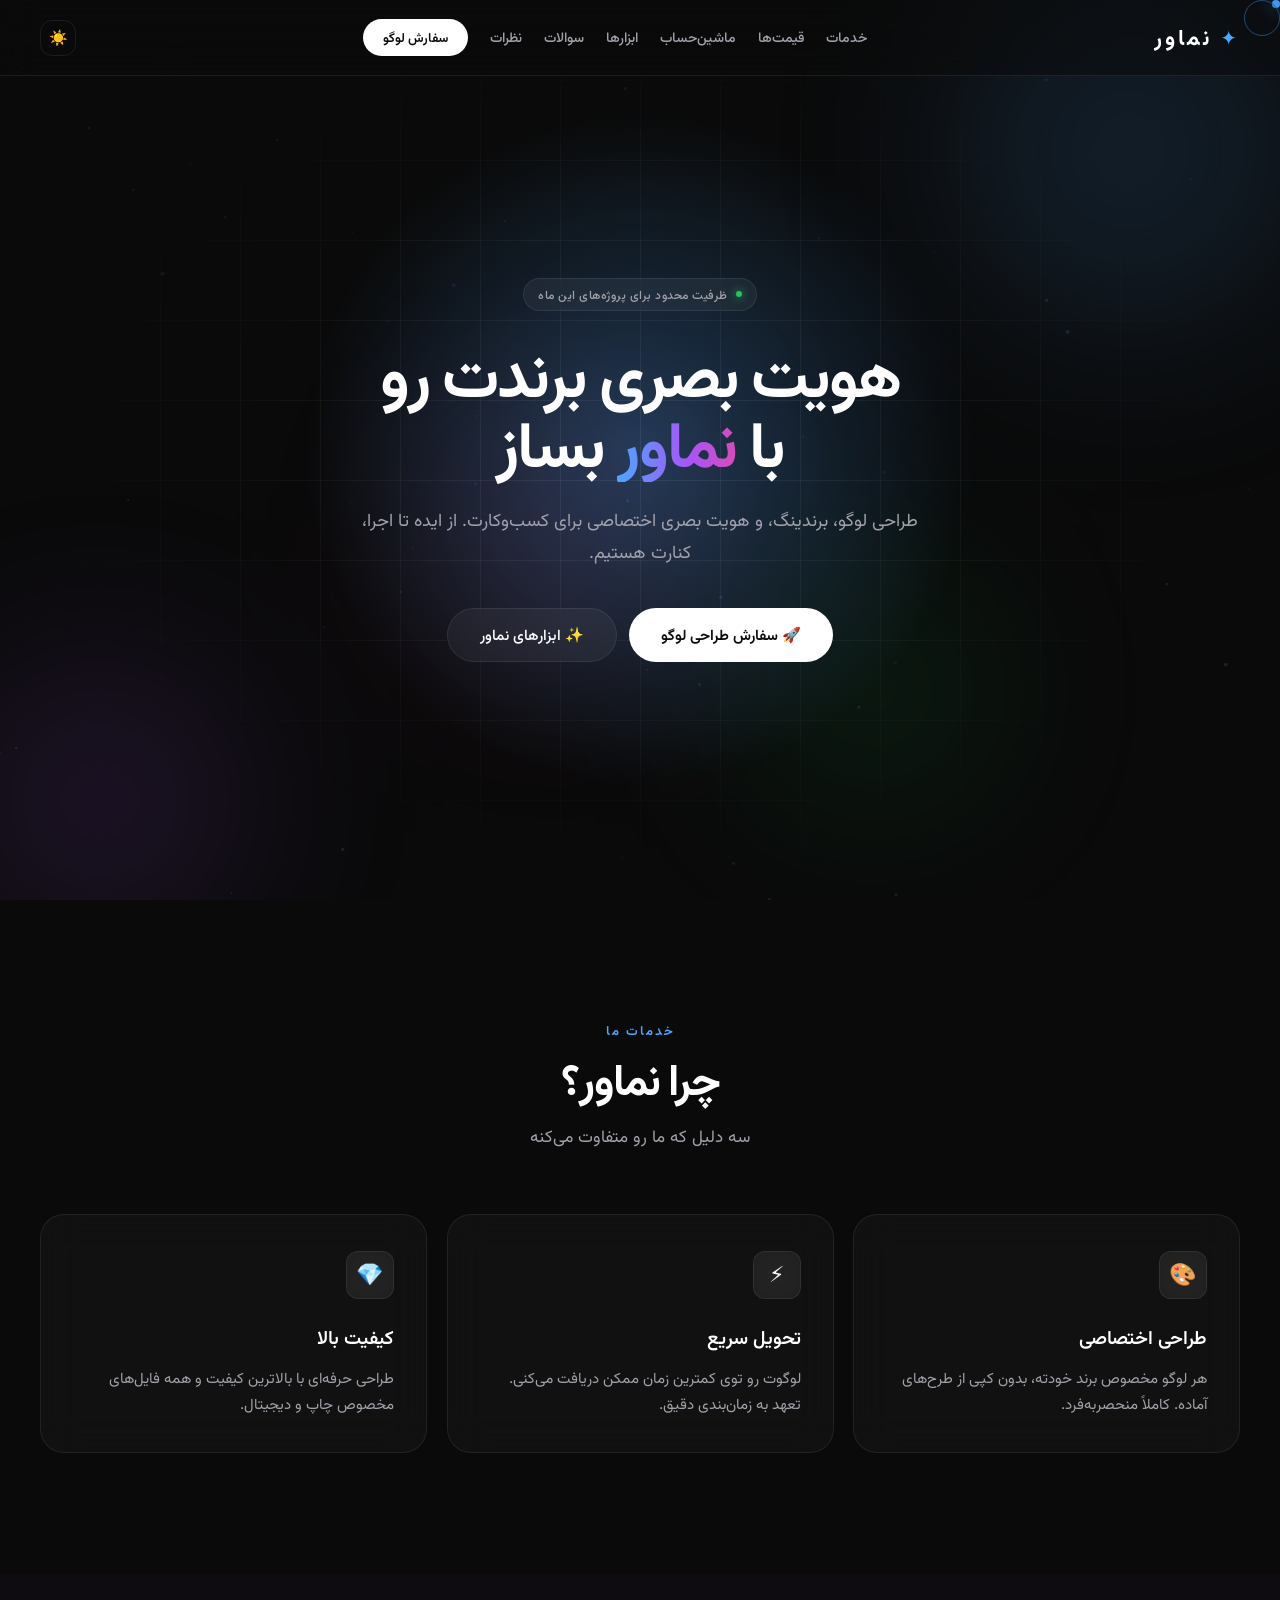
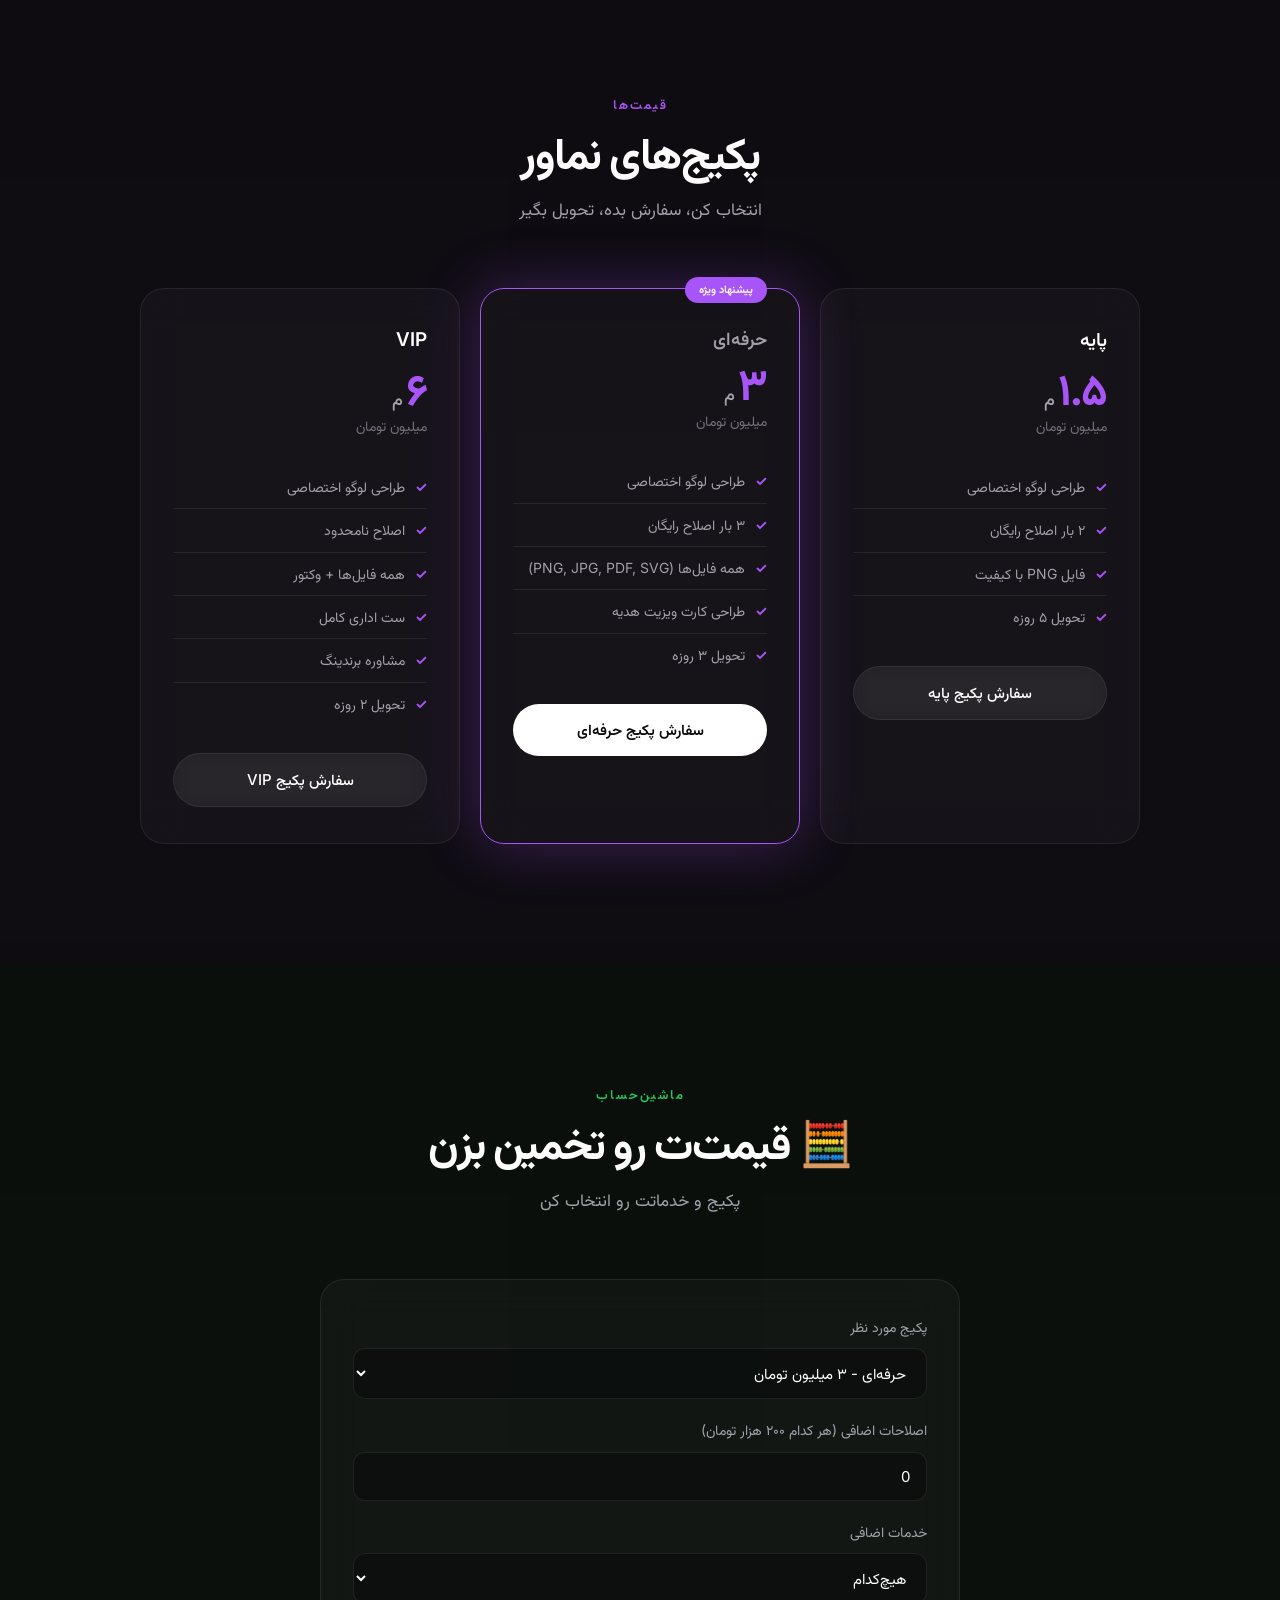
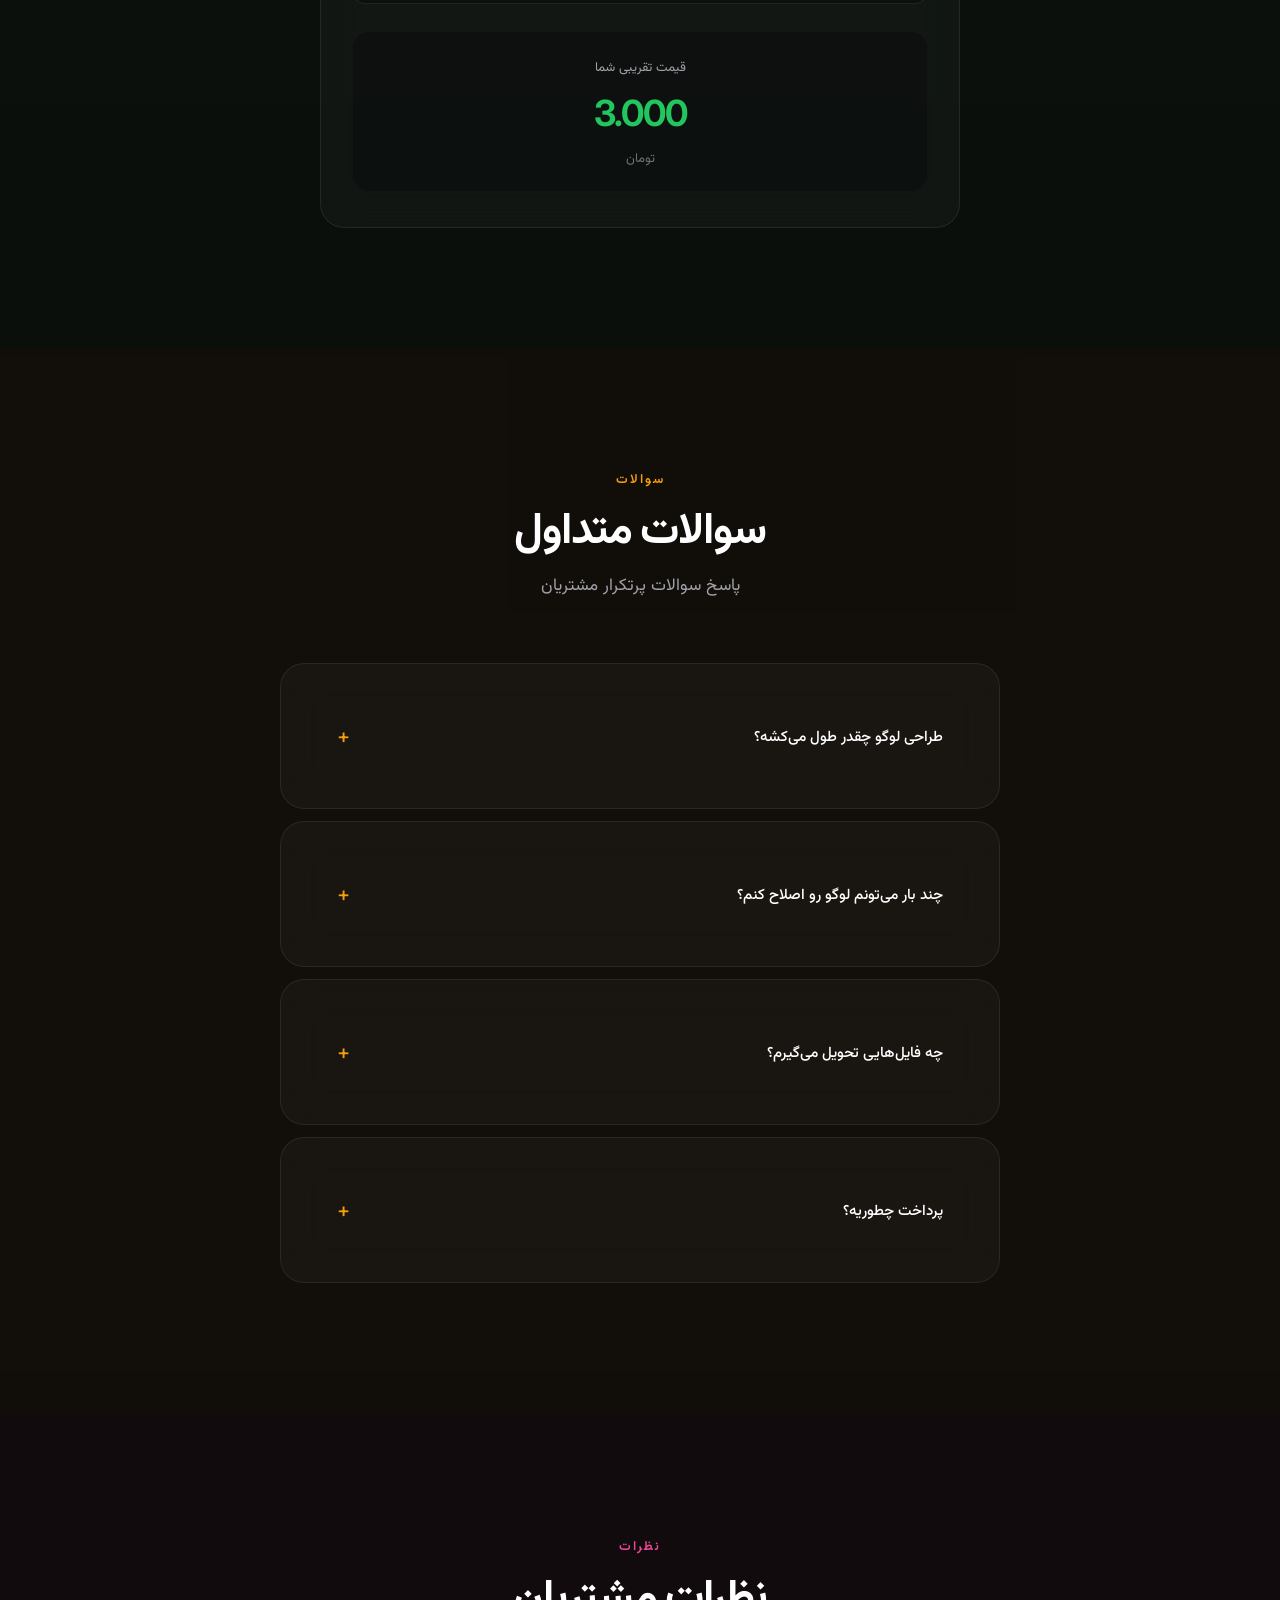
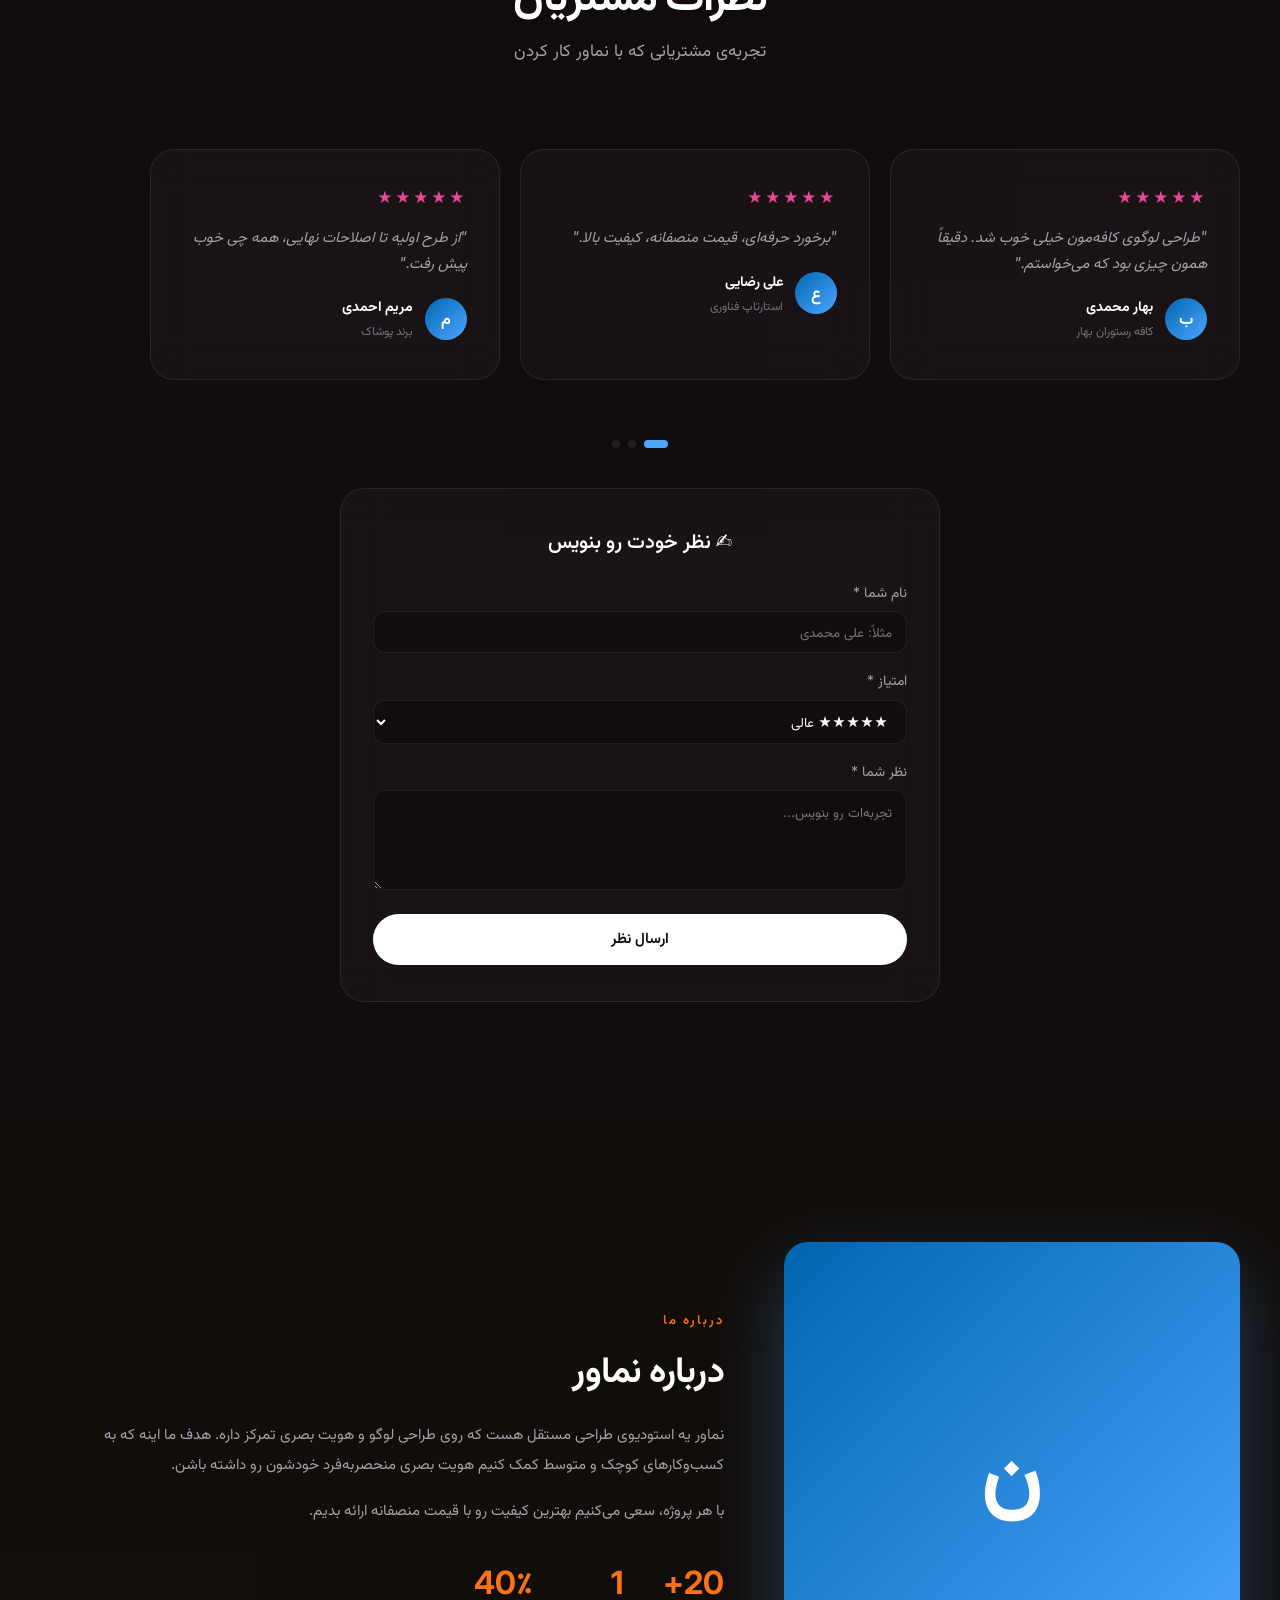
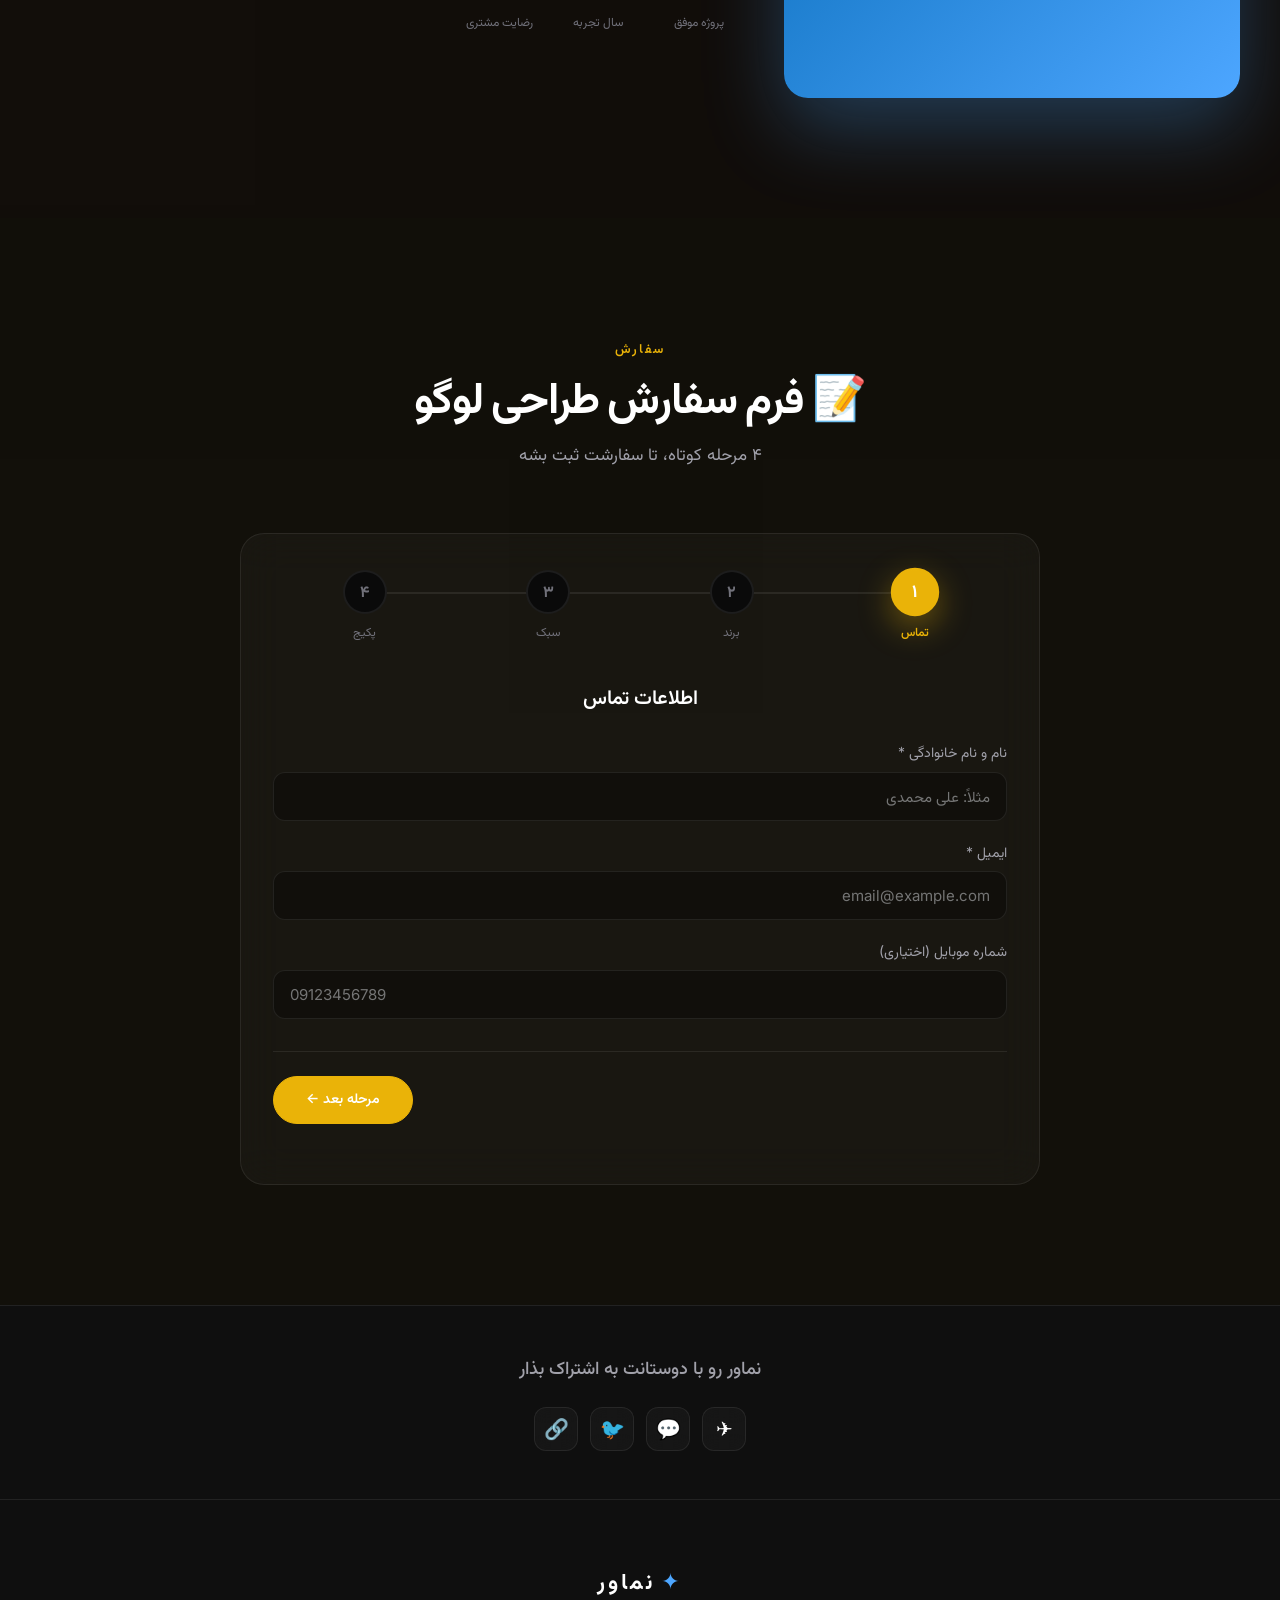
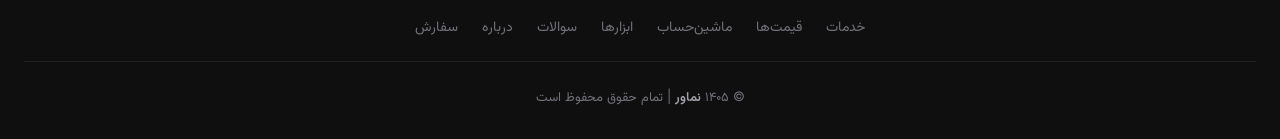
<file: index.html>
<!DOCTYPE html>
<html lang="fa" dir="rtl" data-theme="dark">
<head>
<meta charset="UTF-8">
<meta name="viewport" content="width=device-width, initial-scale=1.0">
<title>نماور | طراحی لوگوی اختصاصی و برندینگ حرفه‌ای</title>
<meta name="description" content="نماور - طراحی لوگو، برندینگ، و هویت بصری اختصاصی برای کسب‌وکار شما.">
<meta name="theme-color" content="#0a0a0a">
<link rel="preconnect" href="https://fonts.googleapis.com">
<link rel="preconnect" href="https://fonts.gstatic.com" crossorigin>
<link href="https://fonts.googleapis.com/css2?family=Inter:wght@300;400;500;600;700;800&family=Vazirmatn:wght@300;400;500;600;700&display=swap" rel="stylesheet">
<style>
:root {
  --bg-primary: #0a0a0a;
  --bg-secondary: #111;
  --text-primary: #fff;
  --text-secondary: #a1a1aa;
  --text-muted: #71717a;
  --border: rgba(255, 255, 255, 0.08);
  --border-hover: rgba(77, 166, 255, 0.5);
  --accent: #4da6ff;
  --accent-dark: #0066b1;
  --accent-light: #7cc0ff;
  --glow: rgba(77, 166, 255, 0.3);
  --success: #22c55e;
  --radius-md: 12px;
  --radius-lg: 16px;
  --radius-xl: 24px;
  --radius-full: 9999px;
  --transition: 0.3s cubic-bezier(0.4, 0, 0.2, 1);
  --color-features: #4da6ff;
  --color-pricing: #a855f7;
  --color-calc: #22c55e;
  --color-faq: #f59e0b;
  --color-testimonials: #ec4899;
  --color-about: #f97316;
  --color-order: #eab308;
}
[data-theme="light"] {
  --bg-primary: #fafafa;
  --bg-secondary: #ffffff;
  --text-primary: #09090b;
  --text-secondary: #52525b;
  --text-muted: #a1a1aa;
  --border: rgba(0, 0, 0, 0.08);
  --border-hover: rgba(0, 102, 177, 0.4);
  --glow: rgba(0, 102, 177, 0.2);
}
* { margin: 0; padding: 0; box-sizing: border-box; }
html { scroll-behavior: smooth; scroll-padding-top: 80px; }
body {
  font-family: 'Inter', 'Vazirmatn', system-ui, sans-serif;
  background: var(--bg-primary);
  color: var(--text-primary);
  direction: rtl;
  overflow-x: hidden;
  -webkit-font-smoothing: antialiased;
  transition: background var(--transition), color var(--transition);
  line-height: 1.6;
  cursor: none;
}
a, button, select, input, textarea { cursor: none; }

/* LOADING */
.loading-screen {
  position: fixed; inset: 0;
  background: var(--bg-primary);
  z-index: 999999;
  display: flex; flex-direction: column;
  align-items: center; justify-content: center;
  transition: opacity 0.6s, visibility 0.6s;
}
.loading-screen.hide { opacity: 0; visibility: hidden; }
.loading-logo {
  font-size: 48px; font-weight: 700; letter-spacing: 8px;
  color: var(--accent); margin-bottom: 32px;
  animation: logoPulse 1.5s infinite;
}
@keyframes logoPulse {
  0%, 100% { opacity: 1; transform: scale(1); }
  50% { opacity: 0.6; transform: scale(0.95); }
}
.loading-bar {
  width: 200px; height: 3px;
  background: rgba(255, 255, 255, 0.1);
  border-radius: 99px; overflow: hidden;
}
.loading-bar-fill {
  height: 100%;
  background: linear-gradient(90deg, var(--accent-dark), var(--accent), var(--accent-light));
  animation: loadingFill 2s infinite;
  border-radius: 99px;
}
@keyframes loadingFill {
  0% { width: 0%; }
  50% { width: 100%; }
  100% { width: 0%; margin-right: 100%; }
}

/* AURORA */
.aurora {
  position: fixed; inset: 0;
  z-index: 0; pointer-events: none;
  overflow: hidden; opacity: 0.4;
}
.aurora-blob {
  position: absolute; border-radius: 50%;
  filter: blur(100px); opacity: 0.6;
  animation: auroraMove 25s infinite ease-in-out;
}
.aurora-blob:nth-child(1) {
  width: 500px; height: 500px;
  background: radial-gradient(circle, #4da6ff 0%, transparent 70%);
  top: -100px; right: -100px;
}
.aurora-blob:nth-child(2) {
  width: 400px; height: 400px;
  background: radial-gradient(circle, #a855f7 0%, transparent 70%);
  bottom: -100px; left: -100px;
  animation-delay: -8s;
}
.aurora-blob:nth-child(3) {
  width: 350px; height: 350px;
  background: radial-gradient(circle, #ec4899 0%, transparent 70%);
  top: 40%; left: 30%;
  animation-delay: -15s;
}
.aurora-blob:nth-child(4) {
  width: 300px; height: 300px;
  background: radial-gradient(circle, #22c55e 0%, transparent 70%);
  top: 60%; right: 20%;
  animation-delay: -20s;
}
@keyframes auroraMove {
  0%, 100% { transform: translate(0, 0) scale(1); }
  33% { transform: translate(80px, -60px) scale(1.2); }
  66% { transform: translate(-60px, 80px) scale(0.9); }
}

/* CURSOR */
.cursor {
  position: fixed; width: 8px; height: 8px;
  background: var(--accent); border-radius: 50%;
  pointer-events: none; z-index: 99999;
  transition: transform 0.1s;
  box-shadow: 0 0 20px var(--accent);
  mix-blend-mode: difference;
}
.cursor-follower {
  position: fixed; width: 36px; height: 36px;
  border: 1.5px solid var(--accent); border-radius: 50%;
  pointer-events: none; z-index: 99998;
  transition: transform 0.3s ease-out, width 0.3s, height 0.3s, opacity 0.3s;
  opacity: 0.4;
  display: flex; align-items: center; justify-content: center;
  font-size: 10px; color: var(--accent); font-weight: 600;
}
.cursor-follower.has-text {
  width: 70px; height: 70px;
  background: rgba(77, 166, 255, 0.1);
  backdrop-filter: blur(10px);
  border-color: var(--accent); opacity: 1;
}
@media (max-width: 768px) {
  .cursor, .cursor-follower { display: none; }
  body, a, button, select, input, textarea { cursor: auto; }
}

.progress-bar {
  position: fixed; top: 0; right: 0;
  height: 2px;
  background: linear-gradient(90deg, #4da6ff, #a855f7, #ec4899, #22c55e, #f59e0b);
  width: 0%; z-index: 9999;
  transition: width 0.1s;
  box-shadow: 0 0 10px var(--accent);
}
#particles {
  position: fixed; top: 0; left: 0;
  width: 100%; height: 100%;
  z-index: 1; pointer-events: none; opacity: 0.3;
}

/* HEADER */
header {
  position: fixed; top: 0; left: 0;
  width: 100%; padding: 16px 40px;
  display: flex; align-items: center; justify-content: space-between;
  background: rgba(10, 10, 10, 0.5);
  backdrop-filter: blur(20px);
  border-bottom: 1px solid var(--border);
  z-index: 100;
  transition: transform var(--transition), background var(--transition);
}
[data-theme="light"] header { background: rgba(255, 255, 255, 0.6); }
header.hidden { transform: translateY(-100%); }
.logo {
  font-size: 22px; font-weight: 700; letter-spacing: 3px;
  cursor: pointer; position: relative; overflow: hidden;
  padding: 4px 0; display: flex; align-items: center; gap: 8px;
  text-decoration: none; color: var(--text-primary);
}
.logo .logo-mark { color: var(--accent); font-size: 20px; }
.logo::after {
  content: ''; position: absolute; top: 0; left: -100%;
  width: 50%; height: 100%;
  background: linear-gradient(90deg, transparent, rgba(77, 166, 255, 0.4), transparent);
  animation: logoShine 4s infinite;
}
@keyframes logoShine { 0% { left: -100%; } 100% { left: 200%; } }
nav { display: flex; gap: 22px; align-items: center; }
nav a {
  color: var(--text-secondary); text-decoration: none;
  font-size: 14px; font-weight: 500;
  transition: color var(--transition);
  position: relative; white-space: nowrap;
}
nav a::after {
  content: ''; position: absolute; bottom: -6px; right: 0;
  width: 0; height: 1.5px;
  background: linear-gradient(90deg, #4da6ff, #a855f7);
  transition: width var(--transition);
}
nav a:hover::after { width: 100%; }
nav a:hover { color: var(--accent); }
.nav-cta {
  background: var(--text-primary); color: var(--bg-primary) !important;
  padding: 8px 20px; border-radius: var(--radius-full);
  font-weight: 600; font-size: 13px;
  transition: all var(--transition);
}
.nav-cta::after { display: none; }
.nav-cta:hover {
  background: var(--accent); color: #fff;
  transform: translateY(-1px);
  box-shadow: 0 8px 25px var(--glow);
}
.header-actions { display: flex; gap: 12px; align-items: center; }
.theme-toggle {
  background: transparent; border: 1px solid var(--border);
  color: var(--text-secondary);
  width: 36px; height: 36px;
  border-radius: var(--radius-md);
  cursor: pointer; display: flex; align-items: center; justify-content: center;
  font-size: 15px; transition: all var(--transition);
}
.theme-toggle:hover {
  background: var(--bg-secondary); color: var(--accent);
  border-color: var(--border-hover);
}
.mobile-toggle {
  display: none; background: none; border: none; cursor: pointer;
  flex-direction: column; gap: 5px; padding: 8px; z-index: 110;
}
.mobile-toggle span {
  display: block; width: 22px; height: 2px;
  background: var(--text-primary); transition: all var(--transition);
}
.mobile-toggle.active span:nth-child(1) { transform: translateY(7px) rotate(45deg); }
.mobile-toggle.active span:nth-child(2) { opacity: 0; }
.mobile-toggle.active span:nth-child(3) { transform: translateY(-7px) rotate(-45deg); }

/* HERO */
.hero {
  position: relative; min-height: 100vh;
  display: flex; align-items: center; justify-content: center;
  padding: 120px 24px 80px;
  text-align: center; overflow: hidden; z-index: 2;
}
.hero-grid {
  position: absolute; inset: 0;
  background-image:
    linear-gradient(var(--border) 1px, transparent 1px),
    linear-gradient(90deg, var(--border) 1px, transparent 1px);
  background-size: 80px 80px;
  mask-image: radial-gradient(ellipse at center, black 0%, transparent 70%);
  -webkit-mask-image: radial-gradient(ellipse at center, black 0%, transparent 70%);
  z-index: 0;
}
.hero-glow {
  position: absolute; top: 50%; left: 50%;
  width: 800px; height: 800px;
  transform: translate(-50%, -50%);
  background: radial-gradient(circle, var(--glow) 0%, transparent 60%);
  z-index: 0;
  animation: heroGlow 8s infinite ease-in-out;
}
@keyframes heroGlow {
  0%, 100% { transform: translate(-50%, -50%) scale(1); opacity: 0.5; }
  50% { transform: translate(-50%, -50%) scale(1.2); opacity: 0.8; }
}
.hero-content { position: relative; z-index: 2; max-width: 800px; }
.hero-badge {
  display: inline-flex; align-items: center; gap: 8px;
  padding: 6px 14px; background: rgba(255, 255, 255, 0.05);
  backdrop-filter: blur(10px);
  border: 1px solid var(--border); border-radius: var(--radius-full);
  color: var(--text-secondary); font-size: 12px; font-weight: 500;
  letter-spacing: 0.5px; margin-bottom: 28px;
  animation: fadeIn 0.8s;
}
.hero-badge .dot {
  width: 6px; height: 6px; border-radius: 50%;
  background: var(--success); box-shadow: 0 0 10px var(--success);
  animation: dotPulse 2s infinite;
}
@keyframes dotPulse { 0%, 100% { opacity: 1; } 50% { opacity: 0.5; } }
@keyframes fadeIn {
  from { opacity: 0; transform: translateY(-8px); }
  to { opacity: 1; transform: translateY(0); }
}
.hero h1 {
  font-size: 64px; font-weight: 700; line-height: 1.1;
  margin-bottom: 24px; letter-spacing: -1.5px;
  animation: fadeIn 0.8s 0.1s backwards;
}
.hero h1 .shimmer-text {
  background: linear-gradient(90deg,
    #4da6ff 0%, #a855f7 20%, #ec4899 40%, #f59e0b 60%, #22c55e 80%, #4da6ff 100%);
  background-size: 300% auto;
  -webkit-background-clip: text;
  -webkit-text-fill-color: transparent;
  background-clip: text;
  animation: shimmer 4s linear infinite;
}
@keyframes shimmer {
  0% { background-position: 0% center; }
  100% { background-position: 300% center; }
}
.hero p {
  font-size: 18px; color: var(--text-secondary); line-height: 1.8;
  margin-bottom: 40px; max-width: 600px; margin-left: auto; margin-right: auto;
  animation: fadeIn 0.8s 0.2s backwards;
}
.hero-btns {
  display: flex; gap: 12px; justify-content: center; flex-wrap: wrap;
  animation: fadeIn 0.8s 0.3s backwards;
}
.btn-primary {
  display: inline-flex; align-items: center; gap: 8px;
  padding: 14px 32px;
  background: var(--text-primary); color: var(--bg-primary);
  text-decoration: none; border-radius: var(--radius-full);
  font-size: 15px; font-weight: 600;
  transition: all var(--transition);
  border: none; cursor: pointer; font-family: inherit;
  position: relative; overflow: hidden;
}
.btn-primary::before {
  content: ''; position: absolute;
  top: 50%; left: 50%;
  width: 0; height: 0;
  background: rgba(77, 166, 255, 0.3);
  border-radius: 50%;
  transform: translate(-50%, -50%);
  transition: width 0.6s, height 0.6s;
}
.btn-primary:hover::before { width: 300px; height: 300px; }
.btn-primary:hover {
  transform: translateY(-2px);
  box-shadow: 0 10px 30px rgba(0, 0, 0, 0.3);
}
.btn-secondary {
  display: inline-flex; align-items: center; gap: 8px;
  padding: 14px 32px;
  background: rgba(255, 255, 255, 0.05);
  backdrop-filter: blur(10px);
  color: var(--text-primary);
  text-decoration: none; border: 1px solid var(--border);
  border-radius: var(--radius-full);
  font-size: 15px; font-weight: 500;
  transition: all var(--transition);
  cursor: pointer; font-family: inherit;
}
.btn-secondary:hover {
  background: var(--bg-secondary); border-color: var(--border-hover);
  transform: translateY(-2px);
  box-shadow: 0 10px 30px var(--glow);
}

section { position: relative; z-index: 1; padding: 120px 24px; }
.container { max-width: 1200px; margin: 0 auto; }
.section-eyebrow {
  text-align: center;
  font-size: 13px; font-weight: 600;
  letter-spacing: 2px; text-transform: uppercase;
  margin-bottom: 12px;
}
.section-title {
  text-align: center; font-size: 44px; font-weight: 700;
  letter-spacing: -1px; margin-bottom: 16px; line-height: 1.2;
}
.section-subtitle {
  text-align: center; color: var(--text-secondary);
  font-size: 17px; margin-bottom: 64px;
  max-width: 600px; margin-left: auto; margin-right: auto;
  line-height: 1.7;
}

/* COLOR PER SECTION */
#features .section-eyebrow { color: var(--color-features); }
#features .glass-card:hover .feature-icon { background: var(--color-features); border-color: var(--color-features); }
#pricing .section-eyebrow { color: var(--color-pricing); }
#pricing .pricing-price { color: var(--color-pricing); }
#pricing .pricing-badge { background: var(--color-pricing); }
#pricing .pricing-card.featured { border-color: var(--color-pricing); box-shadow: 0 0 60px rgba(168, 85, 247, 0.3); }
#pricing .pricing-features li::before { color: var(--color-pricing); }
#calculator .section-eyebrow { color: var(--color-calc); }
#calculator .calc-total-price { color: var(--color-calc); }
#faq .section-eyebrow { color: var(--color-faq); }
#faq .faq-icon { color: var(--color-faq); }
#testimonials .section-eyebrow { color: var(--color-testimonials); }
#testimonials .testimonial-stars { color: var(--color-testimonials); }
#about .section-eyebrow { color: var(--color-about); }
#about .about-stat-num { color: var(--color-about); }
#order .section-eyebrow { color: var(--color-order); }

.glass-card {
  background: rgba(255, 255, 255, 0.03);
  backdrop-filter: blur(20px);
  border: 1px solid var(--border);
  border-radius: var(--radius-xl);
  padding: 36px 32px;
  transition: all 0.4s cubic-bezier(0.4, 0, 0.2, 1);
  transform-style: preserve-3d;
  will-change: transform;
}
.glass-card:hover {
  transform: translateY(-8px) rotateX(3deg) rotateY(-3deg);
  box-shadow: 0 25px 70px rgba(0, 0, 0, 0.3);
  border-color: var(--border-hover);
}
.glass-card .feature-icon {
  width: 48px; height: 48px;
  border-radius: var(--radius-md);
  background: rgba(255, 255, 255, 0.05);
  backdrop-filter: blur(10px);
  border: 1px solid var(--border);
  display: flex; align-items: center; justify-content: center;
  font-size: 22px; margin-bottom: 24px;
  transition: all var(--transition);
}
.glass-card:hover .feature-icon {
  color: #fff;
  transform: scale(1.1) rotate(360deg);
}
.glass-card h3 { font-size: 19px; font-weight: 600; margin-bottom: 12px; }
.glass-card p { font-size: 15px; color: var(--text-secondary); line-height: 1.7; }

/* PRICING */
.pricing-grid {
  display: grid;
  grid-template-columns: repeat(auto-fit, minmax(300px, 1fr));
  gap: 20px; max-width: 1000px; margin: 0 auto;
}
.pricing-card.featured { position: relative; }
.pricing-badge {
  position: absolute; top: -12px; right: 32px;
  color: #fff;
  padding: 4px 14px; border-radius: var(--radius-full);
  font-size: 11px; font-weight: 600;
}
.pricing-price {
  font-size: 44px; font-weight: 700;
  letter-spacing: -1px; margin-bottom: 4px; line-height: 1;
}
.pricing-price span {
  font-size: 18px; font-weight: 500;
  color: var(--text-secondary); margin-right: 4px;
}
.pricing-period { font-size: 14px; color: var(--text-muted); margin-bottom: 28px; }
.pricing-features { list-style: none; margin-bottom: 28px; }
.pricing-features li {
  padding: 10px 0;
  border-bottom: 1px solid var(--border);
  color: var(--text-secondary);
  font-size: 14px;
}
.pricing-features li::before {
  content: '✓'; margin-left: 10px; font-weight: 700;
}
.pricing-features li:last-child { border-bottom: none; }
.pricing-card h3 { font-size: 18px; font-weight: 600; margin-bottom: 8px; color: var(--text-secondary); }

/* CALCULATOR */
.calc-wrapper { max-width: 640px; margin: 0 auto; }
.calc-group { margin-bottom: 20px; }
.calc-group label {
  display: block; margin-bottom: 10px;
  font-size: 14px; color: var(--text-secondary);
}
.calc-group select, .calc-group input {
  width: 100%; padding: 14px 16px;
  background: rgba(0, 0, 0, 0.3);
  border: 1px solid var(--border);
  border-radius: var(--radius-md);
  color: var(--text-primary);
  font-family: inherit; font-size: 15px;
}
.calc-total {
  text-align: center; padding: 24px;
  background: rgba(0, 0, 0, 0.3);
  border-radius: var(--radius-lg); margin-top: 28px;
}
.calc-total-label { font-size: 13px; color: var(--text-secondary); margin-bottom: 8px; }
.calc-total-price { font-size: 36px; font-weight: 700; letter-spacing: -1px; }
.calc-total-unit { font-size: 13px; color: var(--text-muted); margin-top: 4px; }

/* FAQ */
.faq-list { max-width: 720px; margin: 0 auto; }
.faq-item { margin-bottom: 12px; overflow: hidden; }
.faq-question {
  padding: 20px 24px; cursor: pointer;
  display: flex; justify-content: space-between; align-items: center;
  font-size: 15px; font-weight: 500;
}
.faq-icon { font-size: 20px; transition: transform 0.3s; }
.faq-answer {
  max-height: 0; overflow: hidden;
  transition: max-height 0.4s ease, padding 0.4s ease;
  padding: 0 24px;
  color: var(--text-secondary);
  font-size: 14px; line-height: 1.8;
}

/* TESTIMONIALS SLIDER */
.testimonials-slider {
  display: flex;
  gap: 20px;
  overflow-x: auto;
  scroll-snap-type: x mandatory;
  padding: 20px 0 40px;
  -webkit-overflow-scrolling: touch;
  scrollbar-width: none;
}
.testimonials-slider::-webkit-scrollbar { display: none; }
.testimonials-slider .glass-card {
  flex: 0 0 350px;
  scroll-snap-align: start;
}
.testimonial-stars {
  font-size: 15px; margin-bottom: 14px; letter-spacing: 2px;
}
.testimonial-text {
  font-size: 14px; color: var(--text-secondary);
  line-height: 1.9; margin-bottom: 20px; font-style: italic;
}
.testimonial-author { display: flex; align-items: center; gap: 12px; }
.testimonial-avatar {
  width: 42px; height: 42px; border-radius: 50%;
  background: linear-gradient(135deg, var(--accent-dark), var(--accent));
  display: flex; align-items: center; justify-content: center;
  font-weight: 700; color: #fff;
}
.testimonial-info h4 { font-size: 14px; }
.testimonial-info span { font-size: 12px; color: var(--text-muted); }
.slider-dots {
  display: flex; gap: 8px; justify-content: center;
  margin-top: 20px;
}
.slider-dot {
  width: 8px; height: 8px; border-radius: 50%;
  background: var(--border); cursor: pointer;
  transition: all 0.3s;
}
.slider-dot.active { background: var(--accent); width: 24px; border-radius: 4px; }

/* ABOUT */
.about-grid {
  display: grid; grid-template-columns: 1fr 1.5fr;
  gap: 60px; align-items: center;
}
.about-photo {
  aspect-ratio: 1; border-radius: var(--radius-xl);
  background: linear-gradient(135deg, var(--accent-dark), var(--accent));
  display: flex; align-items: center; justify-content: center;
  font-size: 90px; font-weight: 700; color: #fff;
  box-shadow: 0 30px 80px var(--glow);
  animation: floatPhoto 6s infinite ease-in-out;
}
@keyframes floatPhoto {
  0%, 100% { transform: translateY(0); }
  50% { transform: translateY(-12px); }
}
.about-text h2 { font-size: 36px; font-weight: 700; letter-spacing: -0.5px; margin-bottom: 20px; }
.about-text p { font-size: 15px; color: var(--text-secondary); line-height: 2; margin-bottom: 16px; }
.about-stats { display: flex; gap: 40px; margin-top: 32px; }
.about-stat-num { font-size: 32px; font-weight: 700; }
.about-stat-label { font-size: 12px; color: var(--text-muted); margin-top: 4px; }

/* ===== ORDER FORM - ADVANCED ===== */
.order-wrapper { max-width: 800px; margin: 0 auto; }
.order-steps {
  display: flex; justify-content: space-between;
  margin-bottom: 40px; position: relative;
}
.order-steps::before {
  content: ''; position: absolute;
  top: 22px; right: 10%; left: 10%;
  height: 2px; background: var(--border); z-index: 0;
}
.order-step { position: relative; z-index: 1; text-align: center; flex: 1; }
.order-step-circle {
  width: 44px; height: 44px; border-radius: 50%;
  background: var(--bg-primary); border: 2px solid var(--border);
  display: flex; align-items: center; justify-content: center;
  margin: 0 auto 8px; font-size: 16px; font-weight: 700;
  color: var(--text-muted); transition: all 0.4s;
}
.order-step.active .order-step-circle {
  background: var(--color-order); border-color: var(--color-order);
  color: #fff; transform: scale(1.1);
  box-shadow: 0 10px 30px rgba(234, 179, 8, 0.4);
}
.order-step.done .order-step-circle {
  background: var(--color-order); border-color: var(--color-order); color: #fff;
}
.order-step-label { font-size: 12px; color: var(--text-muted); transition: color 0.3s; }
.order-step.active .order-step-label { color: var(--color-order); font-weight: 600; }
.order-step-content { display: none; animation: slideIn 0.5s ease; }
.order-step-content.active { display: block; }
@keyframes slideIn {
  from { opacity: 0; transform: translateX(-20px); }
  to { opacity: 1; transform: translateX(0); }
}
.order-step-content h3 { text-align: center; font-size: 20px; font-weight: 600; margin-bottom: 28px; }
.form-group { margin-bottom: 20px; }
.form-group label {
  display: block; margin-bottom: 8px;
  font-size: 14px; color: var(--text-secondary);
}
.form-group input, .form-group select, .form-group textarea {
  width: 100%; padding: 14px 16px;
  background: rgba(0, 0, 0, 0.3);
  border: 1px solid var(--border);
  border-radius: var(--radius-md);
  color: var(--text-primary);
  font-family: inherit; font-size: 15px;
  transition: all var(--transition);
}
.form-group input:focus, .form-group select:focus, .form-group textarea:focus {
  outline: none; border-color: var(--color-order);
  box-shadow: 0 0 0 3px rgba(234, 179, 8, 0.2);
}
.form-group textarea { min-height: 100px; resize: vertical; }

.style-options {
  display: grid; grid-template-columns: repeat(auto-fit, minmax(130px, 1fr));
  gap: 10px; margin-bottom: 20px;
}
.style-option {
  padding: 16px 12px;
  background: rgba(0, 0, 0, 0.3);
  border: 1.5px solid var(--border);
  border-radius: var(--radius-md);
  cursor: pointer; text-align: center;
  transition: all var(--transition);
  font-family: inherit; color: var(--text-primary); font-size: 13px;
}
.style-option:hover { border-color: var(--color-order); transform: translateY(-2px); }
.style-option.selected {
  border-color: var(--color-order);
  background: rgba(234, 179, 8, 0.1);
  box-shadow: 0 0 0 3px rgba(234, 179, 8, 0.2);
}
.style-option .icon { font-size: 24px; display: block; margin-bottom: 6px; }

.color-picker-row { display: flex; gap: 10px; flex-wrap: wrap; margin-bottom: 20px; }
.color-pick {
  width: 44px; height: 44px; border-radius: 50%;
  border: 3px solid transparent; cursor: pointer;
  transition: all var(--transition);
}
.color-pick:hover { transform: scale(1.15); box-shadow: 0 0 20px var(--glow); }
.color-pick.selected {
  border-color: var(--text-primary); transform: scale(1.15);
  box-shadow: 0 0 0 3px var(--glow);
}

.budget-slider { margin-bottom: 20px; }
.budget-slider input[type="range"] {
  width: 100%; height: 6px;
  background: var(--border); border-radius: 3px;
  -webkit-appearance: none; appearance: none;
}
.budget-slider input[type="range"]::-webkit-slider-thumb {
  -webkit-appearance: none; appearance: none;
  width: 22px; height: 22px; border-radius: 50%;
  background: var(--color-order); cursor: pointer;
  box-shadow: 0 0 15px rgba(234, 179, 8, 0.5);
}
.budget-value {
  text-align: center; font-size: 20px; font-weight: 700;
  color: var(--color-order); margin-top: 12px;
}

.order-nav {
  display: flex; gap: 12px; justify-content: space-between;
  margin-top: 32px; padding-top: 24px;
  border-top: 1px solid var(--border);
}
.order-nav-btn {
  padding: 12px 32px; border-radius: var(--radius-full);
  font-family: inherit; font-size: 14px; font-weight: 600;
  cursor: pointer; transition: all var(--transition);
  border: 1px solid var(--color-order);
}
.order-nav-btn.prev { background: transparent; color: var(--color-order); }
.order-nav-btn.prev:hover { background: var(--color-order); color: #fff; }
.order-nav-btn.next {
  background: var(--color-order); color: #fff; border-color: var(--color-order);
  margin-right: auto;
}
.order-nav-btn.next:hover {
  background: #ca8a04;
  transform: translateY(-2px);
  box-shadow: 0 10px 30px rgba(234, 179, 8, 0.4);
}

/* LIVE LOGO PREVIEW */
.logo-preview-box {
  margin-top: 20px; padding: 24px;
  background: rgba(0, 0, 0, 0.3);
  border: 1px dashed var(--color-order);
  border-radius: var(--radius-md);
  text-align: center;
  transition: all var(--transition);
}
.logo-preview-box .preview-label {
  font-size: 12px; color: var(--text-muted); margin-bottom: 10px;
}
.logo-preview-box .preview-text {
  font-size: 36px; font-weight: 700; letter-spacing: 2px;
  color: var(--color-order);
  transition: all 0.3s;
}

/* SHARE */
.share-section {
  text-align: center; padding: 48px 24px;
  background: rgba(255, 255, 255, 0.02);
  border-top: 1px solid var(--border);
}
.share-section h3 {
  font-size: 18px; margin-bottom: 24px;
  color: var(--text-secondary); font-weight: 500;
}
.share-buttons { display: flex; gap: 12px; justify-content: center; flex-wrap: wrap; }
.share-btn {
  width: 44px; height: 44px; border-radius: var(--radius-md);
  display: flex; align-items: center; justify-content: center;
  text-decoration: none; font-size: 20px;
  transition: all var(--transition);
  border: 1px solid var(--border);
  background: rgba(255, 255, 255, 0.03);
  backdrop-filter: blur(10px);
  color: var(--text-primary);
}
.share-btn:hover {
  transform: translateY(-4px); border-color: var(--accent);
  box-shadow: 0 10px 25px var(--glow);
}
.share-btn.telegram:hover { background: #0088cc; color: #fff; border-color: #0088cc; }
.share-btn.whatsapp:hover { background: #25d366; color: #fff; border-color: #25d366; }
.share-btn.twitter:hover { background: #1da1f2; color: #fff; border-color: #1da1f2; }

footer {
  background: rgba(255, 255, 255, 0.02);
  border-top: 1px solid var(--border);
  padding: 64px 24px 32px; text-align: center;
}
.footer-logo { font-size: 22px; font-weight: 700; letter-spacing: 3px; margin-bottom: 16px; }
.footer-logo .logo-mark { color: var(--accent); margin-left: 6px; }
.footer-links {
  display: flex; gap: 24px;
  justify-content: center; flex-wrap: wrap;
  margin-bottom: 24px;
}
.footer-links a {
  color: var(--text-muted); text-decoration: none;
  font-size: 14px; transition: color var(--transition);
}
.footer-links a:hover { color: var(--accent); }
.footer-copy {
  color: var(--text-muted); font-size: 13px;
  padding-top: 24px; border-top: 1px solid var(--border);
}
.footer-copy strong { color: var(--text-secondary); font-weight: 600; }

.scroll-top {
  position: fixed; bottom: 24px; right: 24px;
  width: 44px; height: 44px; border-radius: var(--radius-md);
  background: rgba(255, 255, 255, 0.05);
  backdrop-filter: blur(10px);
  border: 1px solid var(--border);
  display: flex; align-items: center; justify-content: center;
  color: var(--text-secondary); font-size: 18px;
  z-index: 90; opacity: 0; visibility: hidden;
  transition: all var(--transition); cursor: pointer;
}
.scroll-top.visible { opacity: 1; visibility: visible; }
.scroll-top:hover {
  background: var(--text-primary); color: var(--bg-primary);
  transform: translateY(-2px);
}

.fade-up {
  opacity: 0; transform: translateY(30px);
  transition: all 0.8s cubic-bezier(0.4, 0, 0.2, 1);
}
.fade-up.visible { opacity: 1; transform: translateY(0); }

@media (max-width: 768px) {
  header { padding: 14px 20px; }
  .mobile-toggle { display: flex; }
  nav {
    position: fixed; top: 0; right: -100%;
    width: 80%; max-width: 320px; height: 100vh;
    background: var(--bg-primary);
    flex-direction: column;
    align-items: flex-start; justify-content: flex-start;
    padding: 100px 32px 32px; gap: 24px;
    transition: right var(--transition);
    border-left: 1px solid var(--border);
    box-shadow: -10px 0 40px rgba(0, 0, 0, 0.5);
  }
  nav.open { right: 0; }
  nav a { font-size: 17px; }
  .hero h1 { font-size: 38px; letter-spacing: -1px; }
  .hero p { font-size: 16px; }
  .hero-btns { flex-direction: column; align-items: stretch; }
  .btn-primary, .btn-secondary { justify-content: center; }
  section { padding: 80px 20px; }
  .section-title { font-size: 30px; }
  .section-subtitle { font-size: 15px; margin-bottom: 40px; }
  .about-grid { grid-template-columns: 1fr; gap: 40px; }
  .about-photo { max-width: 220px; margin: 0 auto; font-size: 70px; }
  .about-text h2 { font-size: 26px; }
  .about-stats { justify-content: space-around; gap: 20px; }
  .about-stat-num { font-size: 24px; }
  .scroll-top { bottom: 20px; right: 20px; }
  .testimonials-slider .glass-card { flex: 0 0 280px; }
  .order-step-label { font-size: 10px; }
  .order-step-circle { width: 38px; height: 38px; font-size: 14px; }
}
</style>
</head>
<body>

<div class="loading-screen" id="loadingScreen">
  <div class="loading-logo">✦ نماور</div>
  <div class="loading-bar"><div class="loading-bar-fill"></div></div>
</div>

<div class="aurora">
  <div class="aurora-blob"></div>
  <div class="aurora-blob"></div>
  <div class="aurora-blob"></div>
  <div class="aurora-blob"></div>
</div>

<div class="cursor" id="cursor"></div>
<div class="cursor-follower" id="cursorFollower"></div>
<div class="progress-bar" id="progressBar"></div>
<canvas id="particles"></canvas>

<header id="header">
  <a href="index.html" class="logo"><span class="logo-mark">✦</span>نماور</a>
  <nav id="nav">
    <a href="#features">خدمات</a>
    <a href="#pricing">قیمت‌ها</a>
    <a href="#calculator">ماشین‌حساب</a>
    <a href="tools.html">ابزارها</a>
    <a href="#faq">سوالات</a>
    <a href="#testimonials">نظرات</a>
    <a href="#order" class="nav-cta">سفارش لوگو</a>
  </nav>
  <div class="header-actions">
    <button class="theme-toggle" id="themeToggle">🌙</button>
    <button class="mobile-toggle" id="mobileToggle"><span></span><span></span><span></span></button>
  </div>
</header>

<section class="hero">
  <div class="hero-grid"></div>
  <div class="hero-glow"></div>
  <div class="hero-content">
    <div class="hero-badge"><span class="dot"></span>ظرفیت محدود برای پروژه‌های این ماه</div>
    <h1>هویت بصری برندت رو<br>با <span class="shimmer-text">نماور</span> بساز</h1>
    <p>طراحی لوگو، برندینگ، و هویت بصری اختصاصی برای کسب‌وکارت. از ایده تا اجرا، کنارت هستیم.</p>
    <div class="hero-btns">
      <a href="#order" class="btn-primary">🚀 سفارش طراحی لوگو</a>
      <a href="tools.html" class="btn-secondary">✨ ابزارهای نماور</a>
    </div>
  </div>
</section>

<section id="features">
  <div class="container">
    <div class="section-eyebrow">خدمات ما</div>
    <h2 class="section-title fade-up">چرا نماور؟</h2>
    <p class="section-subtitle fade-up">سه دلیل که ما رو متفاوت می‌کنه</p>
    <div class="features-grid" style="display:grid;grid-template-columns:repeat(auto-fit,minmax(300px,1fr));gap:20px;">
      <div class="glass-card fade-up">
        <div class="feature-icon">🎨</div>
        <h3>طراحی اختصاصی</h3>
        <p>هر لوگو مخصوص برند خودته، بدون کپی از طرح‌های آماده. کاملاً منحصربه‌فرد.</p>
      </div>
      <div class="glass-card fade-up">
        <div class="feature-icon">⚡</div>
        <h3>تحویل سریع</h3>
        <p>لوگوت رو توی کمترین زمان ممکن دریافت می‌کنی. تعهد به زمان‌بندی دقیق.</p>
      </div>
      <div class="glass-card fade-up">
        <div class="feature-icon">💎</div>
        <h3>کیفیت بالا</h3>
        <p>طراحی حرفه‌ای با بالاترین کیفیت و همه فایل‌های مخصوص چاپ و دیجیتال.</p>
      </div>
    </div>
  </div>
</section>

<section id="pricing" style="background: rgba(168, 85, 247, 0.03);">
  <div class="container">
    <div class="section-eyebrow">قیمت‌ها</div>
    <h2 class="section-title fade-up">پکیج‌های نماور</h2>
    <p class="section-subtitle fade-up">انتخاب کن، سفارش بده، تحویل بگیر</p>
    <div class="pricing-grid">
      <div class="glass-card fade-up">
        <h3>پایه</h3>
        <div class="pricing-price">۱.۵<span>م</span></div>
        <div class="pricing-period">میلیون تومان</div>
        <ul class="pricing-features">
          <li>طراحی لوگو اختصاصی</li>
          <li>۲ بار اصلاح رایگان</li>
          <li>فایل PNG با کیفیت</li>
          <li>تحویل ۵ روزه</li>
        </ul>
        <a href="#order" class="btn-secondary" style="display:block;text-align:center">سفارش پکیج پایه</a>
      </div>
      <div class="glass-card pricing-card featured fade-up">
        <div class="pricing-badge">پیشنهاد ویژه</div>
        <h3>حرفه‌ای</h3>
        <div class="pricing-price">۳<span>م</span></div>
        <div class="pricing-period">میلیون تومان</div>
        <ul class="pricing-features">
          <li>طراحی لوگو اختصاصی</li>
          <li>۳ بار اصلاح رایگان</li>
          <li>همه فایل‌ها (PNG, JPG, PDF, SVG)</li>
          <li>طراحی کارت ویزیت هدیه</li>
          <li>تحویل ۳ روزه</li>
        </ul>
        <a href="#order" class="btn-primary" style="display:block;text-align:center">سفارش پکیج حرفه‌ای</a>
      </div>
      <div class="glass-card fade-up">
        <h3>VIP</h3>
        <div class="pricing-price">۶<span>م</span></div>
        <div class="pricing-period">میلیون تومان</div>
        <ul class="pricing-features">
          <li>طراحی لوگو اختصاصی</li>
          <li>اصلاح نامحدود</li>
          <li>همه فایل‌ها + وکتور</li>
          <li>ست اداری کامل</li>
          <li>مشاوره برندینگ</li>
          <li>تحویل ۲ روزه</li>
        </ul>
        <a href="#order" class="btn-secondary" style="display:block;text-align:center">سفارش پکیج VIP</a>
      </div>
    </div>
  </div>
</section>

<section id="calculator" style="background: rgba(34, 197, 94, 0.03);">
  <div class="container">
    <div class="section-eyebrow">ماشین‌حساب</div>
    <h2 class="section-title fade-up">🧮 قیمت‌ت رو تخمین بزن</h2>
    <p class="section-subtitle fade-up">پکیج و خدماتت رو انتخاب کن</p>
    <div class="glass-card calc-wrapper fade-up">
      <div class="calc-group">
        <label>پکیج مورد نظر</label>
        <select id="calcPackage">
          <option value="1.5">پایه - ۱.۵ میلیون تومان</option>
          <option value="3" selected>حرفه‌ای - ۳ میلیون تومان</option>
          <option value="6">VIP - ۶ میلیون تومان</option>
        </select>
      </div>
      <div class="calc-group">
        <label>اصلاحات اضافی (هر کدام ۲۰۰ هزار تومان)</label>
        <input type="number" id="calcRevisions" value="0" min="0" max="20">
      </div>
      <div class="calc-group">
        <label>خدمات اضافی</label>
        <select id="calcExtras">
          <option value="0">هیچ‌کدام</option>
          <option value="1">طراحی کارت ویزیت - ۱ میلیون</option>
          <option value="1.5">طراحی سربرگ - ۱.۵ میلیون</option>
          <option value="2.5">ست اداری کامل - ۲.۵ میلیون</option>
          <option value="3">مشاوره برندینگ - ۳ میلیون</option>
        </select>
      </div>
      <div class="calc-total">
        <div class="calc-total-label">قیمت تقریبی شما</div>
        <div class="calc-total-price" id="calcTotal">۳.۰۰۰.۰۰۰</div>
        <div class="calc-total-unit">تومان</div>
      </div>
    </div>
  </div>
</section>

<section id="faq" style="background: rgba(245, 158, 11, 0.03);">
  <div class="container">
    <div class="section-eyebrow">سوالات</div>
    <h2 class="section-title fade-up">سوالات متداول</h2>
    <p class="section-subtitle fade-up">پاسخ سوالات پرتکرار مشتریان</p>
    <div class="faq-list">
      <div class="glass-card faq-item fade-up">
        <div class="faq-question"><span>طراحی لوگو چقدر طول می‌کشه؟</span><span class="faq-icon">+</span></div>
        <div class="faq-answer">بسته به پکیج انتخابی، بین ۲ تا ۵ روز کاری.</div>
      </div>
      <div class="glass-card faq-item fade-up">
        <div class="faq-question"><span>چند بار می‌تونم لوگو رو اصلاح کنم؟</span><span class="faq-icon">+</span></div>
        <div class="faq-answer">پایه ۲ بار، حرفه‌ای ۳ بار، VIP اصلاحات نامحدود.</div>
      </div>
      <div class="glass-card faq-item fade-up">
        <div class="faq-question"><span>چه فایل‌هایی تحویل می‌گیرم؟</span><span class="faq-icon">+</span></div>
        <div class="faq-answer">PNG همه پکیج‌ها. حرفه‌ای و VIP: JPG، PDF، SVG.</div>
      </div>
      <div class="glass-card faq-item fade-up">
        <div class="faq-question"><span>پرداخت چطوریه؟</span><span class="faq-icon">+</span></div>
        <div class="faq-answer">۵۰٪ پیش‌پرداخت، ۵۰٪ موقع تحویل.</div>
      </div>
    </div>
  </div>
</section>

<section id="testimonials" style="background: rgba(236, 72, 153, 0.03);">
  <div class="container">
    <div class="section-eyebrow">نظرات</div>
    <h2 class="section-title fade-up">نظرات مشتریان</h2>
    <p class="section-subtitle fade-up">تجربه‌ی مشتریانی که با نماور کار کردن</p>
    <div class="testimonials-slider" id="testimonialsList">
      <div class="glass-card">
        <div class="testimonial-stars">★★★★★</div>
        <p class="testimonial-text">"طراحی لوگوی کافه‌مون خیلی خوب شد. دقیقاً همون چیزی بود که می‌خواستم."</p>
        <div class="testimonial-author">
          <div class="testimonial-avatar">ب</div>
          <div class="testimonial-info"><h4>بهار محمدی</h4><span>کافه رستوران بهار</span></div>
        </div>
      </div>
      <div class="glass-card">
        <div class="testimonial-stars">★★★★★</div>
        <p class="testimonial-text">"برخورد حرفه‌ای، قیمت منصفانه، کیفیت بالا."</p>
        <div class="testimonial-author">
          <div class="testimonial-avatar">ع</div>
          <div class="testimonial-info"><h4>علی رضایی</h4><span>استارتاپ فناوری</span></div>
        </div>
      </div>
      <div class="glass-card">
        <div class="testimonial-stars">★★★★★</div>
        <p class="testimonial-text">"از طرح اولیه تا اصلاحات نهایی، همه چی خوب پیش رفت."</p>
        <div class="testimonial-author">
          <div class="testimonial-avatar">م</div>
          <div class="testimonial-info"><h4>مریم احمدی</h4><span>برند پوشاک</span></div>
        </div>
      </div>
    </div>
    <div class="slider-dots">
      <div class="slider-dot active"></div>
      <div class="slider-dot"></div>
      <div class="slider-dot"></div>
    </div>

    <div class="glass-card fade-up" style="max-width:600px;margin:40px auto 0;">
      <h3 style="text-align:center;font-size:20px;margin-bottom:24px">✍️ نظر خودت رو بنویس</h3>
      <form id="reviewForm">
        <div style="margin-bottom:16px"><label style="display:block;margin-bottom:8px;font-size:14px;color:var(--text-secondary)">نام شما *</label><input type="text" id="reviewName" required placeholder="مثلاً: علی محمدی" style="width:100%;padding:12px 14px;background:rgba(0,0,0,.3);border:1px solid var(--border);border-radius:var(--radius-md);color:var(--text-primary);font-family:inherit"></div>
        <div style="margin-bottom:16px"><label style="display:block;margin-bottom:8px;font-size:14px;color:var(--text-secondary)">امتیاز *</label>
          <select id="reviewRating" required style="width:100%;padding:12px 14px;background:rgba(0,0,0,.3);border:1px solid var(--border);border-radius:var(--radius-md);color:var(--text-primary);font-family:inherit">
            <option value="5">★★★★★ عالی</option>
            <option value="4">★★★★ خوب</option>
            <option value="3">★★★ متوسط</option>
            <option value="2">★★ ضعیف</option>
            <option value="1">★ بد</option>
          </select>
        </div>
        <div style="margin-bottom:16px"><label style="display:block;margin-bottom:8px;font-size:14px;color:var(--text-secondary)">نظر شما *</label><textarea id="reviewText" required placeholder="تجربه‌ات رو بنویس..." style="width:100%;padding:12px 14px;background:rgba(0,0,0,.3);border:1px solid var(--border);border-radius:var(--radius-md);color:var(--text-primary);font-family:inherit;min-height:100px;resize:vertical"></textarea></div>
        <button type="submit" class="btn-primary" style="width:100%;justify-content:center">ارسال نظر</button>
      </form>
    </div>
  </div>
</section>

<section id="about" style="background: rgba(249, 115, 22, 0.03);">
  <div class="container">
    <div class="about-grid">
      <div class="about-photo fade-up">ن</div>
      <div class="about-text fade-up">
        <div class="section-eyebrow" style="text-align:right">درباره ما</div>
        <h2>درباره نماور</h2>
        <p>نماور یه استودیوی طراحی مستقل هست که روی طراحی لوگو و هویت بصری تمرکز داره. هدف ما اینه که به کسب‌وکارهای کوچک و متوسط کمک کنیم هویت بصری منحصربه‌فرد خودشون رو داشته باشن.</p>
        <p>با هر پروژه، سعی می‌کنیم بهترین کیفیت رو با قیمت منصفانه ارائه بدیم.</p>
        <div class="about-stats">
          <div><div class="about-stat-num" data-count="50">۰</div><div class="about-stat-label">پروژه موفق</div></div>
          <div><div class="about-stat-num" data-count="3">۰</div><div class="about-stat-label">سال تجربه</div></div>
          <div><div class="about-stat-num" data-count="100">۰٪</div><div class="about-stat-label">رضایت مشتری</div></div>
        </div>
      </div>
    </div>
  </div>
</section>

<!-- ===== ORDER SECTION - ADVANCED ===== -->
<section id="order" style="background: rgba(234, 179, 8, 0.03);">
  <div class="container">
    <div class="order-wrapper">
      <div class="section-eyebrow">سفارش</div>
      <h2 class="section-title fade-up">📝 فرم سفارش طراحی لوگو</h2>
      <p class="section-subtitle fade-up">۴ مرحله کوتاه، تا سفارشت ثبت بشه</p>

      <div class="glass-card fade-up">
        <div class="order-steps">
          <div class="order-step active" data-step="1">
            <div class="order-step-circle">۱</div>
            <div class="order-step-label">تماس</div>
          </div>
          <div class="order-step" data-step="2">
            <div class="order-step-circle">۲</div>
            <div class="order-step-label">برند</div>
          </div>
          <div class="order-step" data-step="3">
            <div class="order-step-circle">۳</div>
            <div class="order-step-label">سبک</div>
          </div>
          <div class="order-step" data-step="4">
            <div class="order-step-circle">۴</div>
            <div class="order-step-label">پکیج</div>
          </div>
        </div>

        <form id="multiStepForm" action="https://formsubmit.co/alialigolipour13871387@gmail.com" method="POST">
          <input type="hidden" name="_subject" value="🎨 سفارش جدید طراحی لوگو - نماور">
          <input type="hidden" name="_captcha" value="false">
          <input type="hidden" name="_template" value="table">

          <!-- STEP 1 -->
          <div class="order-step-content active" data-step="1">
            <h3>اطلاعات تماس</h3>
            <div class="form-group">
              <label>نام و نام خانوادگی *</label>
              <input type="text" name="نام" id="field-name" required placeholder="مثلاً: علی محمدی">
            </div>
            <div class="form-group">
              <label>ایمیل *</label>
              <input type="email" name="ایمیل" id="field-email" required placeholder="email@example.com">
            </div>
            <div class="form-group">
              <label>شماره موبایل (اختیاری)</label>
              <input type="tel" name="شماره تماس" id="field-phone" placeholder="09123456789">
            </div>
          </div>

          <!-- STEP 2 -->
          <div class="order-step-content" data-step="2">
            <h3>اطلاعات برند</h3>
            <div class="form-group">
              <label>نام برند / کسب‌وکار *</label>
              <input type="text" name="نام برند" id="field-brand" required placeholder="مثلاً: کافه بهار">
            </div>
            <div class="form-group">
              <label>حوزه فعالیت</label>
              <input type="text" name="حوزه فعالیت" id="field-industry" placeholder="مثلاً: پوشاک، رستوران">
            </div>
            <div class="form-group">
              <label>درباره برندت توضیح بده</label>
              <textarea name="توضیحات برند" id="field-desc" placeholder="برندت چیکار می‌کنه؟"></textarea>
            </div>

            <!-- Live Logo Preview -->
            <div class="logo-preview-box">
              <div class="preview-label">پیش‌نمایش زنده لوگو</div>
              <div class="preview-text" id="logoPreview">نماور</div>
            </div>
          </div>

          <!-- STEP 3 -->
          <div class="order-step-content" data-step="3">
            <h3>سبک و رنگ</h3>
            <div class="form-group">
              <label>سبک مورد علاقه</label>
              <input type="hidden" name="سبک" id="field-style" value="">
              <div class="style-options">
                <div class="style-option" data-value="مینیمال" onclick="selectStyle(this)"><span class="icon">⚪</span>مینیمال</div>
                <div class="style-option" data-value="مدرن" onclick="selectStyle(this)"><span class="icon">⚡</span>مدرن</div>
                <div class="style-option" data-value="کلاسیک" onclick="selectStyle(this)"><span class="icon">💎</span>کلاسیک</div>
                <div class="style-option" data-value="شاد" onclick="selectStyle(this)"><span class="icon">🎉</span>شاد</div>
                <div class="style-option" data-value="تایپوگرافی" onclick="selectStyle(this)"><span class="icon">🔤</span>تایپوگرافی</div>
                <div class="style-option" data-value="پیشنهاد بده" onclick="selectStyle(this)"><span class="icon">🤷</span>پیشنهاد بده</div>
              </div>
            </div>
            <div class="form-group">
              <label>رنگ‌های مورد علاقه</label>
              <input type="hidden" name="رنگ‌ها" id="field-colors" value="">
              <div class="color-picker-row">
                <div class="color-pick" style="background: #1a1a1a;" data-color="مشکی" onclick="selectColor(this)"></div>
                <div class="color-pick" style="background: #fff;" data-color="سفید" onclick="selectColor(this)"></div>
                <div class="color-pick" style="background: #4da6ff;" data-color="آبی" onclick="selectColor(this)"></div>
                <div class="color-pick" style="background: #ffd700;" data-color="طلایی" onclick="selectColor(this)"></div>
                <div class="color-pick" style="background: #ff6b6b;" data-color="قرمز" onclick="selectColor(this)"></div>
                <div class="color-pick" style="background: #4ade80;" data-color="سبز" onclick="selectColor(this)"></div>
                <div class="color-pick" style="background: #c084fc;" data-color="بنفش" onclick="selectColor(this)"></div>
                <div class="color-pick" style="background: #fb923c;" data-color="نارنجی" onclick="selectColor(this)"></div>
              </div>
            </div>
          </div>

          <!-- STEP 4 -->
          <div class="order-step-content" data-step="4">
            <h3>پکیج و بودجه</h3>
            <div class="form-group">
              <label>پکیج مورد نظر *</label>
              <select name="پکیج" id="field-package" required>
                <option value="">انتخاب کن...</option>
                <option value="پایه - ۱.۵ میلیون">پایه - ۱.۵ میلیون تومان</option>
                <option value="حرفه‌ای - ۳ میلیون" selected>حرفه‌ای - ۳ میلیون تومان</option>
                <option value="VIP - ۶ میلیون">VIP - ۶ میلیون تومان</option>
              </select>
            </div>
            <div class="form-group">
              <label>زمان تحویل مورد نظر</label>
              <select name="زمان تحویل" id="field-delivery">
                <option value="معمولی (۳-۵ روز)">معمولی (۳-۵ روز)</option>
                <option value="سریع (۲-۳ روز)">سریع (۲-۳ روز)</option>
                <option value="فوری (۱-۲ روز)">فوری (۱-۲ روز)</option>
              </select>
            </div>
            <div class="form-group">
              <label>توضیحات بیشتر</label>
              <textarea name="توضیحات" id="field-notes" placeholder="هر چیزی که فکر می‌کنی کمک می‌کنه..."></textarea>
            </div>
          </div>

          <!-- NAV -->
          <div class="order-nav">
            <button type="button" class="order-nav-btn next" id="nextBtn" onclick="nextStep()">مرحله بعد ←</button>
            <button type="button" class="order-nav-btn prev" id="prevBtn" onclick="prevStep()" style="display: none;">→ مرحله قبل</button>
          </div>

          <div style="text-align: center; margin-top: 24px;">
            <button type="submit" class="btn-primary" id="submitBtn" style="display: none; width: 100%; justify-content: center;">🚀 ارسال سفارش</button>
          </div>
        </form>
      </div>
    </div>
  </div>
</section>

<div class="share-section">
  <h3>نماور رو با دوستانت به اشتراک بذار</h3>
  <div class="share-buttons">
    <a href="#" class="share-btn telegram" onclick="sharePage('telegram');return false">✈️</a>
    <a href="#" class="share-btn whatsapp" onclick="sharePage('whatsapp');return false">💬</a>
    <a href="#" class="share-btn twitter" onclick="sharePage('twitter');return false">🐦</a>
    <a href="#" class="share-btn" onclick="copyLink();return false">🔗</a>
  </div>
</div>

<footer>
  <div class="footer-logo"><span class="logo-mark">✦</span>نماور</div>
  <div class="footer-links">
    <a href="#features">خدمات</a>
    <a href="#pricing">قیمت‌ها</a>
    <a href="#calculator">ماشین‌حساب</a>
    <a href="tools.html">ابزارها</a>
    <a href="#faq">سوالات</a>
    <a href="#about">درباره</a>
    <a href="#order">سفارش</a>
  </div>
  <div class="footer-copy">© ۱۴۰۵ <strong>نماور</strong> | تمام حقوق محفوظ است</div>
</footer>

<div class="scroll-top" id="scrollTop" onclick="window.scrollTo({top:0,behavior:'smooth'})">↑</div>

<script>
// LOADING
window.addEventListener('load', () => {
  setTimeout(() => {
    document.getElementById('loadingScreen').classList.add('hide');
  }, 1800);
});

// CURSOR
const cursor = document.getElementById('cursor');
const cursorFollower = document.getElementById('cursorFollower');
document.addEventListener('mousemove', (e) => {
  cursor.style.left = e.clientX + 'px';
  cursor.style.top = e.clientY + 'px';
  setTimeout(() => {
    cursorFollower.style.left = e.clientX + 'px';
    cursorFollower.style.top = e.clientY + 'px';
  }, 80);
});

document.querySelectorAll('a, button, input, select, textarea, .glass-card, .faq-question, .style-option, .color-pick').forEach(el => {
  el.addEventListener('mouseenter', () => {
    cursor.style.transform = 'scale(2.5)';
    cursorFollower.style.width = '64px';
    cursorFollower.style.height = '64px';
    cursorFollower.style.opacity = '0.7';
  });
  el.addEventListener('mouseleave', () => {
    cursor.style.transform = 'scale(1)';
    cursorFollower.style.width = '36px';
    cursorFollower.style.height = '36px';
    cursorFollower.style.opacity = '0.4';
  });
});

// 3D TILT
document.querySelectorAll('.glass-card').forEach(card => {
  card.addEventListener('mousemove', (e) => {
    const rect = card.getBoundingClientRect();
    const x = e.clientX - rect.left;
    const y = e.clientY - rect.top;
    const cx = rect.width / 2;
    const cy = rect.height / 2;
    const rY = ((x - cx) / cx) * 5;
    const rX = ((cy - y) / cy) * 5;
    card.style.transform = `translateY(-8px) rotateX(${rX}deg) rotateY(${rY}deg)`;
  });
  card.addEventListener('mouseleave', () => {
    card.style.transform = '';
  });
});

// THEME
const themeToggle = document.getElementById('themeToggle');
const html = document.documentElement;
const savedTheme = localStorage.getItem('theme') || 'dark';
html.setAttribute('data-theme', savedTheme);
themeToggle.textContent = savedTheme === 'dark' ? '☀️' : '🌙';
themeToggle.addEventListener('click', () => {
  const c = html.getAttribute('data-theme');
  const n = c === 'dark' ? 'light' : 'dark';
  html.setAttribute('data-theme', n);
  localStorage.setItem('theme', n);
  themeToggle.textContent = n === 'dark' ? '☀️' : '🌙';
});

// PROGRESS
const progressBar = document.getElementById('progressBar');
window.addEventListener('scroll', () => {
  const s = window.scrollY;
  const d = document.documentElement.scrollHeight - window.innerHeight;
  progressBar.style.width = ((s / d) * 100) + '%';
});

// PARTICLES
const canvas = document.getElementById('particles');
const ctx = canvas.getContext('2d');
let particles = [];
function rc() { canvas.width = window.innerWidth; canvas.height = window.innerHeight; }
rc();
window.addEventListener('resize', rc);
function cp() {
  particles = [];
  const n = window.innerWidth < 768 ? 30 : 60;
  for (let i = 0; i < n; i++) {
    particles.push({
      x: Math.random() * canvas.width,
      y: Math.random() * canvas.height,
      r: Math.random() * 1.5 + 0.5,
      dx: (Math.random() - 0.5) * 0.3,
      dy: (Math.random() - 0.5) * 0.3,
      opacity: Math.random() * 0.4 + 0.15
    });
  }
}
cp();
function ap() {
  ctx.clearRect(0, 0, canvas.width, canvas.height);
  particles.forEach(p => {
    ctx.beginPath();
    ctx.arc(p.x, p.y, p.r, 0, Math.PI * 2);
    ctx.fillStyle = `rgba(77, 166, 255, ${p.opacity})`;
    ctx.fill();
    p.x += p.dx;
    p.y += p.dy;
    if (p.x < 0 || p.x > canvas.width) p.dx *= -1;
    if (p.y < 0 || p.y > canvas.height) p.dy *= -1;
  });
  requestAnimationFrame(ap);
}
ap();

// MOBILE MENU
const mobileToggle = document.getElementById('mobileToggle');
const nav = document.getElementById('nav');
mobileToggle.addEventListener('click', () => {
  mobileToggle.classList.toggle('active');
  nav.classList.toggle('open');
});
nav.querySelectorAll('a').forEach(l => l.addEventListener('click', () => {
  mobileToggle.classList.remove('active');
  nav.classList.remove('open');
}));

// HEADER
const header = document.getElementById('header');
let lastScroll = 0;
window.addEventListener('scroll', () => {
  const s = window.scrollY;
  if (s > 100) {
    header.classList.toggle('hidden', s > lastScroll);
  } else {
    header.classList.remove('hidden');
  }
  lastScroll = s;
  document.getElementById('scrollTop').classList.toggle('visible', s > 500);
});

// FADE UP
const observer = new IntersectionObserver((entries) => {
  entries.forEach(e => {
    if (e.isIntersecting) e.target.classList.add('visible');
  });
}, { threshold: 0.1 });
document.querySelectorAll('.fade-up').forEach(el => observer.observe(el));

// COUNTER
function ac(el) {
  const t = parseInt(el.getAttribute('data-count'));
  const p = el.textContent.includes('٪');
  const s = p ? '٪' : (t >= 50 ? '+' : '');
  let c = 0;
  const st = t / 50;
  const tm = setInterval(() => {
    c += st;
    if (c >= t) { c = t; clearInterval(tm); }
    el.textContent = Math.floor(c) + s;
  }, 30);
}
const co = new IntersectionObserver((entries) => {
  entries.forEach(e => {
    if (e.isIntersecting && !e.target.dataset.done) {
      e.target.dataset.done = 'true';
      ac(e.target);
    }
  });
}, { threshold: 0.5 });
document.querySelectorAll('[data-count]').forEach(el => co.observe(el));

// CALCULATOR
const calcPackage = document.getElementById('calcPackage');
const calcRevisions = document.getElementById('calcRevisions');
const calcExtras = document.getElementById('calcExtras');
const calcTotal = document.getElementById('calcTotal');
function uc() {
  const p = parseFloat(calcPackage.value);
  const r = parseInt(calcRevisions.value) || 0;
  const ex = parseFloat(calcExtras.value);
  calcTotal.textContent = (p + (r * 0.2) + ex).toFixed(3);
}
calcPackage.addEventListener('change', uc);
calcRevisions.addEventListener('input', uc);
calcExtras.addEventListener('change', uc);
uc();

// FAQ
document.querySelectorAll('.faq-question').forEach(q => {
  q.addEventListener('click', () => {
    const item = q.parentElement;
    const a = item.querySelector('.faq-answer');
    const icon = q.querySelector('.faq-icon');
    const open = a.style.maxHeight && a.style.maxHeight !== '0px';
    document.querySelectorAll('.faq-answer').forEach(x => x.style.maxHeight = '0');
    document.querySelectorAll('.faq-icon').forEach(i => i.style.transform = 'rotate(0deg)');
    if (!open) {
      a.style.maxHeight = '300px';
      a.style.padding = '0 24px 20px';
      icon.style.transform = 'rotate(45deg)';
    }
  });
});

// TESTIMONIALS SLIDER
const slider = document.getElementById('testimonialsList');
const dots = document.querySelectorAll('.slider-dot');
if (slider) {
  let autoScroll = setInterval(() => {
    const max = slider.scrollWidth - slider.clientWidth;
    if (slider.scrollLeft >= max - 10) {
      slider.scrollTo({ left: 0, behavior: 'smooth' });
    } else {
      slider.scrollBy({ left: 370, behavior: 'smooth' });
    }
  }, 4000);

  slider.addEventListener('scroll', () => {
    const index = Math.round(slider.scrollLeft / 370);
    dots.forEach((d, i) => d.classList.toggle('active', i === index));
  });

  dots.forEach((d, i) => {
    d.addEventListener('click', () => {
      slider.scrollTo({ left: i * 370, behavior: 'smooth' });
    });
  });

  slider.addEventListener('mouseenter', () => clearInterval(autoScroll));
  slider.addEventListener('mouseleave', () => {
    autoScroll = setInterval(() => {
      const max = slider.scrollWidth - slider.clientWidth;
      if (slider.scrollLeft >= max - 10) {
        slider.scrollTo({ left: 0, behavior: 'smooth' });
      } else {
        slider.scrollBy({ left: 370, behavior: 'smooth' });
      }
    }, 4000);
  });
}

// SHARE
function sharePage(p) {
  const u = encodeURIComponent(window.location.href);
  const t = encodeURIComponent('نماور - طراحی لوگوی اختصاصی');
  let s = '';
  if (p === 'telegram') s = `https://t.me/share/url?url=${u}&text=${t}`;
  else if (p === 'whatsapp') s = `https://wa.me/?text=${t}%20${u}`;
  else if (p === 'twitter') s = `https://twitter.com/intent/tweet?url=${u}&text=${t}`;
  window.open(s, '_blank');
}
function copyLink() {
  navigator.clipboard.writeText(window.location.href).then(() => alert('✅ لینک کپی شد!')).catch(() => alert('لینک: ' + window.location.href));
}

// ===== MULTI-STEP ORDER FORM =====
let currentStep = 1;
const totalSteps = 4;

function updateStepUI() {
  document.querySelectorAll('.order-step').forEach(el => {
    const s = parseInt(el.dataset.step);
    el.classList.remove('active', 'done');
    if (s === currentStep) el.classList.add('active');
    else if (s < currentStep) el.classList.add('done');
  });
  document.querySelectorAll('.order-step-content').forEach(el => {
    el.classList.remove('active');
    if (parseInt(el.dataset.step) === currentStep) el.classList.add('active');
  });
  const prevBtn = document.getElementById('prevBtn');
  const nextBtn = document.getElementById('nextBtn');
  const submitBtn = document.getElementById('submitBtn');
  prevBtn.style.display = currentStep === 1 ? 'none' : 'inline-block';
  if (currentStep === totalSteps) {
    nextBtn.style.display = 'none';
    submitBtn.style.display = 'inline-flex';
  } else {
    nextBtn.style.display = 'inline-block';
    submitBtn.style.display = 'none';
  }
}

function nextStep() {
  if (!validateStep(currentStep)) return;
  if (currentStep < totalSteps) {
    currentStep++;
    updateStepUI();
    document.getElementById('order').scrollIntoView({ behavior: 'smooth', block: 'start' });
  }
}

function prevStep() {
  if (currentStep > 1) {
    currentStep--;
    updateStepUI();
    document.getElementById('order').scrollIntoView({ behavior: 'smooth', block: 'start' });
  }
}

function validateStep(step) {
  if (step === 1) {
    const name = document.getElementById('field-name').value.trim();
    const email = document.getElementById('field-email').value.trim();
    if (!name) { alert('لطفاً نام رو وارد کن'); return false; }
    if (!email || !email.includes('@')) { alert('لطفاً ایمیل معتبر وارد کن'); return false; }
  }
  if (step === 2) {
    const brand = document.getElementById('field-brand').value.trim();
    if (!brand) { alert('لطفاً نام برند رو وارد کن'); return false; }
  }
  return true;
}

function selectStyle(el) {
  document.querySelectorAll('.style-option').forEach(o => o.classList.remove('selected'));
  el.classList.add('selected');
  document.getElementById('field-style').value = el.dataset.value;
}

const selectedColors = [];
function selectColor(el) {
  const color = el.dataset.color;
  if (el.classList.contains('selected')) {
    el.classList.remove('selected');
    const i = selectedColors.indexOf(color);
    if (i > -1) selectedColors.splice(i, 1);
  } else {
    el.classList.add('selected');
    selectedColors.push(color);
  }
  document.getElementById('field-colors').value = selectedColors.join('، ');
}

// LIVE LOGO PREVIEW
document.getElementById('field-brand').addEventListener('input', (e) => {
  const name = e.target.value.trim() || 'نماور';
  const preview = document.getElementById('logoPreview');
  if (preview) preview.textContent = name;
});

// REVIEWS API
const API_URL = 'https://script.google.com/macros/s/AKfycbwfXhnEL4WgXApDZFSK-RPIRdlqmciePLquSCjLqyrRfX6oXXAaFUpXhnC20H19EkpQ5A/exec';

async function loadReviews() {
  try {
    const r = await fetch(API_URL);
    const d = await r.json();
    if (!d.success || !d.reviews || d.reviews.length === 0) return;
    const c = document.getElementById('testimonialsList');
    const n = d.reviews.map(r => `
      <div class="glass-card">
        <div class="testimonial-stars">${'★'.repeat(parseInt(r.rating))}${'☆'.repeat(5 - parseInt(r.rating))}</div>
        <p class="testimonial-text">"${escapeHtml(String(r.review))}"</p>
        <div class="testimonial-author">
          <div class="testimonial-avatar">${escapeHtml(String(r.name).charAt(0))}</div>
          <div class="testimonial-info">
            <h4>${escapeHtml(String(r.name))}</h4>
            <span>مشتری نماور</span>
          </div>
        </div>
      </div>
    `).join('');
    c.insertAdjacentHTML('afterbegin', n);
  } catch (e) {
    console.log('err', e.message);
  }
}

document.getElementById('reviewForm').addEventListener('submit', async (e) => {
  e.preventDefault();
  const n = document.getElementById('reviewName').value.trim();
  const r = document.getElementById('reviewRating').value;
  const rv = document.getElementById('reviewText').value.trim();
  const btn = e.target.querySelector('button');
  const ot = btn.textContent;
  if (!n || !rv) return;
  btn.textContent = 'در حال ارسال...';
  btn.disabled = true;
  try {
    await fetch(API_URL, {
      method: 'POST',
      mode: 'no-cors',
      headers: { 'Content-Type': 'application/json' },
      body: JSON.stringify({ name: n, rating: r, review: rv })
    });
    alert('✅ ممنون از نظرت!');
    e.target.reset();
  } catch (err) {
    alert('❌ خطا در ارسال.');
  } finally {
    btn.textContent = ot;
    btn.disabled = false;
  }
});

function escapeHtml(s) {
  const d = document.createElement('div');
  d.textContent = s;
  return d.innerHTML;
}

loadReviews();
updateStepUI();
</script>

</body>
</html>
</file>
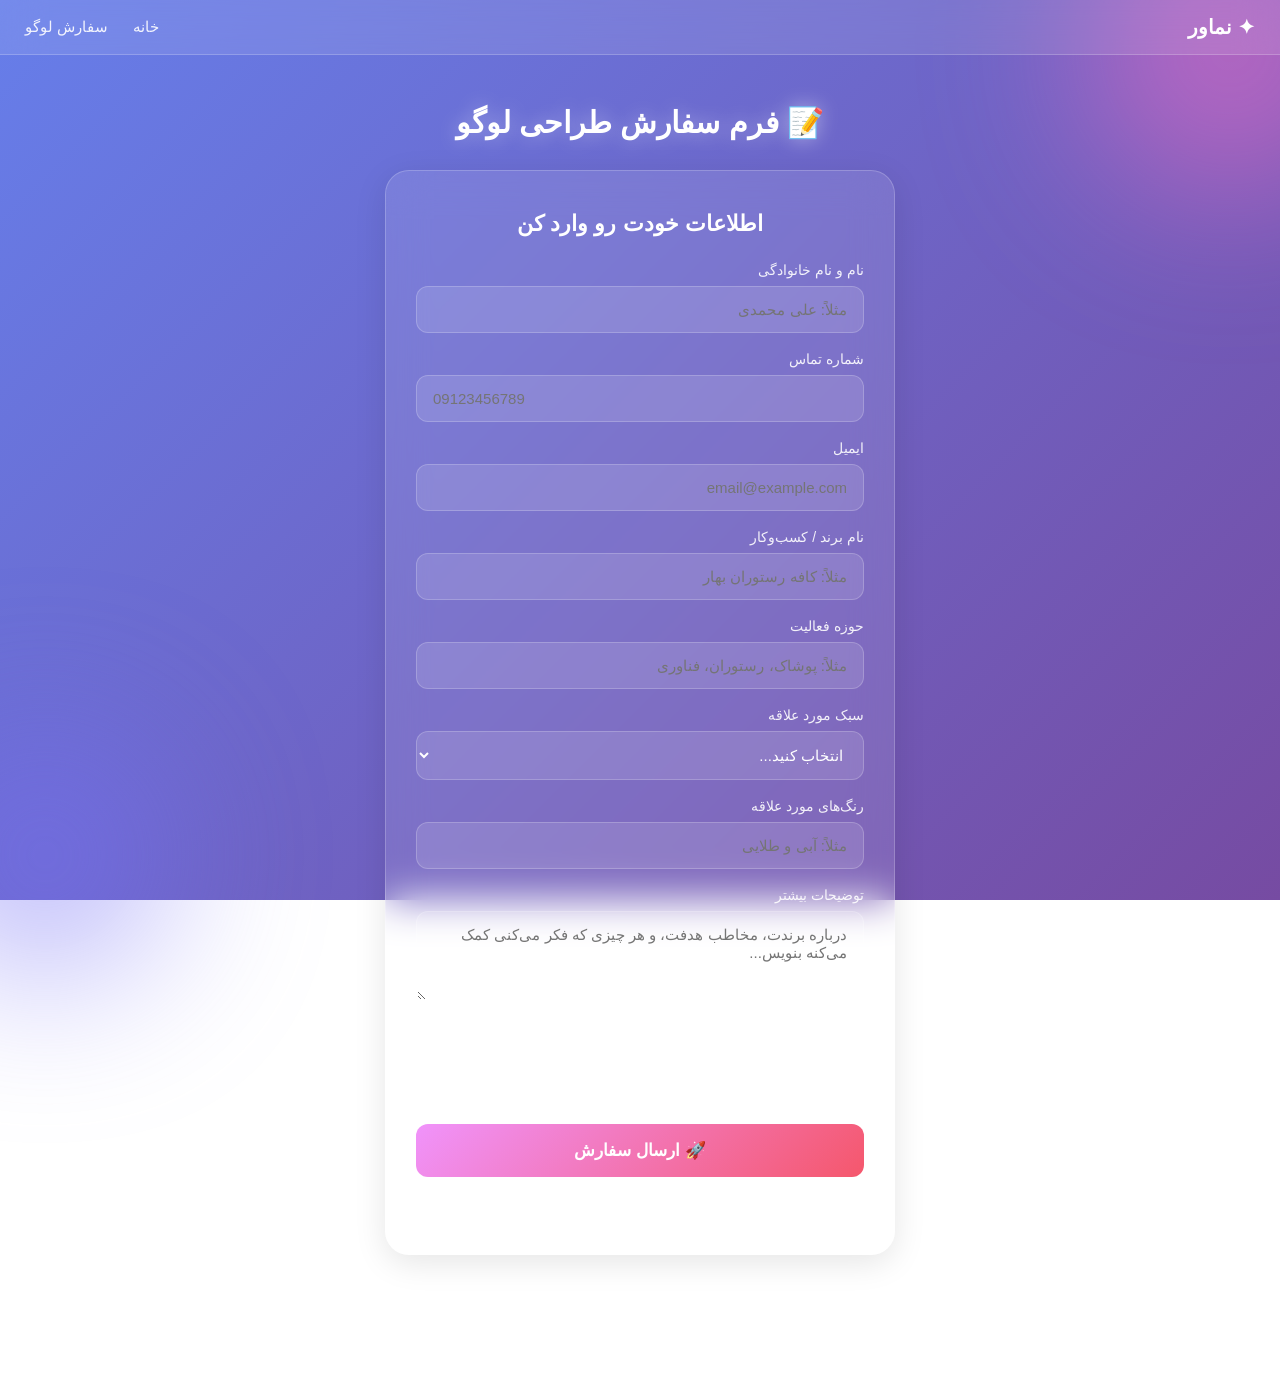
<file: order.html>
<!DOCTYPE html>
<html lang="fa" dir="rtl">
<head>
<meta charset="UTF-8">
<meta name="viewport" content="width=device-width, initial-scale=1.0">
<title>سفارش لوگو | نماور</title>
<style>
  * { margin: 0; padding: 0; box-sizing: border-box; }
  body {
    font-family: Tahoma, sans-serif;
    min-height: 100vh;
    background: linear-gradient(135deg, #667eea 0%, #764ba2 100%);
    background-attachment: fixed;
    color: #fff;
  }
  .bubble {
    position: fixed; border-radius: 50%; filter: blur(80px); opacity: 0.5; z-index: 0;
    animation: float 15s infinite ease-in-out;
  }
  .bubble1 { width: 300px; height: 300px; background: #ff6ec4; top: -100px; right: -100px; }
  .bubble2 { width: 250px; height: 250px; background: #7873f5; bottom: -80px; left: -80px; animation-delay: 5s; }
  @keyframes float { 0%, 100% { transform: translate(0, 0); } 50% { transform: translate(30px, -30px); } }

  header {
    position: sticky; top: 0; z-index: 100; padding: 15px 25px;
    display: flex; justify-content: space-between; align-items: center;
    background: rgba(255,255,255,0.1); backdrop-filter: blur(20px);
    border-bottom: 1px solid rgba(255,255,255,0.2);
  }
  .logo { font-size: 20px; font-weight: bold; }
  nav a { color: rgba(255,255,255,0.9); text-decoration: none; margin-right: 20px; font-size: 15px; }
  nav a:hover { color: #fff; }

  .form-section { position: relative; z-index: 1; max-width: 550px; margin: 0 auto; padding: 50px 20px 60px; }
  .page-title { text-align: center; font-size: 30px; margin-bottom: 30px; text-shadow: 0 0 20px rgba(255,255,255,0.4); }
  .glass-card {
    background: rgba(255,255,255,0.1); backdrop-filter: blur(20px);
    border: 1px solid rgba(255,255,255,0.2); border-radius: 24px; padding: 40px 30px;
    box-shadow: 0 8px 32px rgba(0,0,0,0.1);
  }
  .glass-card h2 { font-size: 22px; margin-bottom: 25px; text-align: center; }
  .form-group { margin-bottom: 18px; }
  .form-group label { display: block; margin-bottom: 8px; font-size: 14px; color: rgba(255,255,255,0.9); }
  .form-group input, .form-group select, .form-group textarea {
    width: 100%; padding: 14px 16px; background: rgba(255,255,255,0.12);
    border: 1px solid rgba(255,255,255,0.2); border-radius: 12px;
    color: #fff; font-family: inherit; font-size: 15px; transition: all 0.3s;
  }
  .form-group input:focus, .form-group select:focus, .form-group textarea:focus {
    outline: none; background: rgba(255,255,255,0.2); border-color: rgba(255,255,255,0.5);
  }
  .form-group select option { background: #2a1f4d; color: #fff; }
  .form-group textarea { resize: vertical; min-height: 90px; }
  .submit-btn {
    width: 100%; padding: 16px; background: linear-gradient(135deg, #f093fb, #f5576c);
    border: none; border-radius: 12px; color: #fff; font-size: 17px; font-weight: bold;
    cursor: pointer; transition: all 0.3s; margin-top: 10px;
  }
  .submit-btn:hover { transform: translateY(-3px); box-shadow: 0 10px 30px rgba(245,87,108,0.4); }

  .back-btn {
    display: inline-block; margin-top: 20px; color: rgba(255,255,255,0.8);
    text-decoration: none; font-size: 14px;
  }
  .back-btn:hover { color: #fff; }

  footer { position: relative; z-index: 1; text-align: center; padding: 25px; color: rgba(255,255,255,0.7); font-size: 13px; border-top: 1px solid rgba(255,255,255,0.15); }

  @media (max-width: 600px) {
    header { flex-direction: column; gap: 10px; }
    nav a { margin: 0 8px; }
  }
</style>
</head>
<body>

  <div class="bubble bubble1"></div>
  <div class="bubble bubble2"></div>

  <header>
    <div class="logo">✦ نماور</div>
    <nav>
      <a href="index.html">خانه</a>
      <a href="order.html">سفارش لوگو</a>
    </nav>
  </header>

  <section class="form-section">
    <h1 class="page-title">📝 فرم سفارش طراحی لوگو</h1>
    <div class="glass-card">
      <h2>اطلاعات خودت رو وارد کن</h2>
      <form action="https://formsubmit.co/alialigolipour13871387@gmail.com" method="POST">
        <div class="form-group">
          <label>نام و نام خانوادگی</label>
          <input type="text" name="name" required placeholder="مثلاً: علی محمدی">
        </div>
        <div class="form-group">
          <label>شماره تماس</label>
          <input type="tel" name="phone" required placeholder="09123456789">
        </div>
        <div class="form-group">
          <label>ایمیل</label>
          <input type="email" name="email" required placeholder="email@example.com">
        </div>
        <div class="form-group">
          <label>نام برند / کسب‌وکار</label>
          <input type="text" name="brand" required placeholder="مثلاً: کافه رستوران بهار">
        </div>
        <div class="form-group">
          <label>حوزه فعالیت</label>
          <input type="text" name="industry" placeholder="مثلاً: پوشاک، رستوران، فناوری">
        </div>
        <div class="form-group">
          <label>سبک مورد علاقه</label>
          <select name="style">
            <option value="">انتخاب کنید...</option>
            <option value="minimal">مینیمال و ساده</option>
            <option value="modern">مدرن و خلاقانه</option>
            <option value="classic">کلاسیک و لوکس</option>
            <option value="playful">شاد و رنگی</option>
            <option value="typography">تایپوگرافی (متن‌محور)</option>
          </select>
        </div>
        <div class="form-group">
          <label>رنگ‌های مورد علاقه</label>
          <input type="text" name="colors" placeholder="مثلاً: آبی و طلایی">
        </div>
        <div class="form-group">
          <label>توضیحات بیشتر</label>
          <textarea name="description" placeholder="درباره برندت، مخاطب هدفت، و هر چیزی که فکر می‌کنی کمک می‌کنه بنویس..."></textarea>
        </div>
        <div class="form-group">
          <label>بودجه تقریبی</label>
          <select name="budget">
            <option value="">انتخاب کنید...</option>
            <option value="500-1000">۵۰۰ هزار تا ۱ میلیون تومان</option>
            <option value="1000-2000">۱ تا ۲ میلیون تومان</option>
            <option value="2000-5000">۲ تا ۵ میلیون تومان</option>
            <option value="5000+">بیشتر از ۵ میلیون تومان</option>
          </select>
        </div>
        <button type="submit" class="submit-btn">🚀 ارسال سفارش</button>
      </form>
      <div style="text-align:center;">
        <a href="index.html" class="back-btn">← بازگشت به صفحه اصلی</a>
      </div>
    </div>
  </section>

  <footer>
    © ۱۴۰۵ - نماور | تمام حقوق محفوظ است
  </footer>

</body>
</html>
</file>
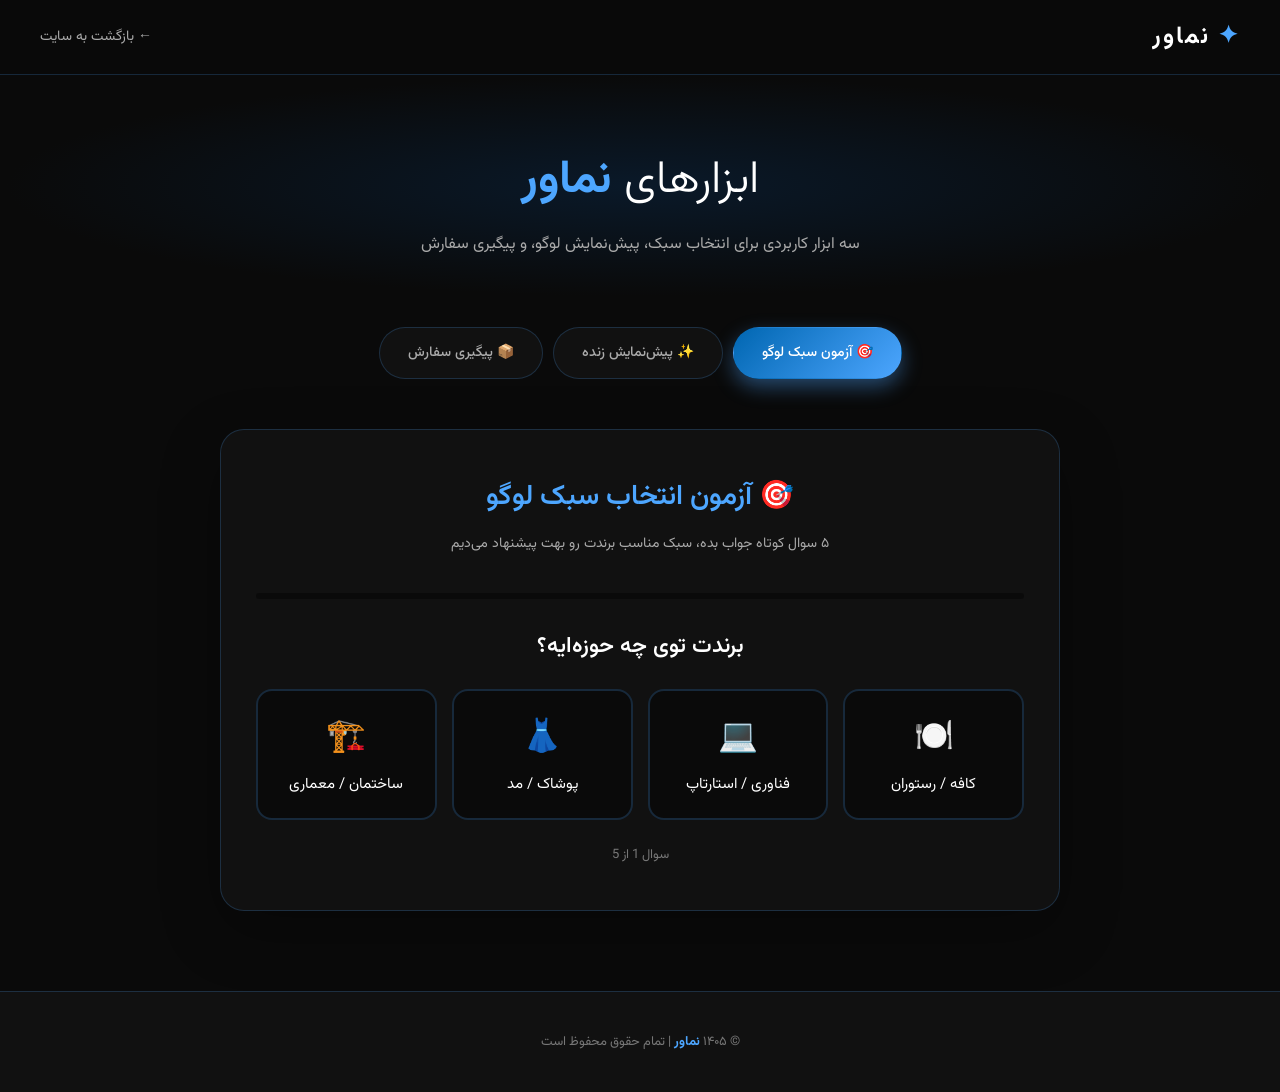
<file: tools.html>
<!DOCTYPE html>
<html lang="fa" dir="rtl" data-theme="dark">
<head>
<meta charset="UTF-8">
<meta name="viewport" content="width=device-width, initial-scale=1.0">
<title>ابزارهای نماور | آزمون سبک لوگو و پیش‌نمایش</title>
<meta name="description" content="ابزارهای آنلاین نماور - آزمون انتخاب سبک لوگو، پیش‌نمایش زنده لوگو، و پیگیری سفارش">
<link href="https://fonts.googleapis.com/css2?family=Vazirmatn:wght@300;400;500;600;700&display=swap" rel="stylesheet">
<style>
  :root {
    --bg-primary: #0a0a0a;
    --bg-secondary: #111;
    --text-primary: #fff;
    --text-secondary: #aaa;
    --text-muted: #777;
    --border: rgba(77, 166, 255, 0.2);
    --border-hover: rgba(77, 166, 255, 0.6);
    --accent: #4da6ff;
    --accent-dark: #0066b1;
    --glow: rgba(77, 166, 255, 0.4);
  }
  [data-theme="light"] {
    --bg-primary: #f5f5f7;
    --bg-secondary: #fff;
    --text-primary: #1a1a1a;
    --text-secondary: #555;
    --text-muted: #888;
    --border: rgba(0, 102, 177, 0.2);
    --border-hover: rgba(0, 102, 177, 0.6);
    --glow: rgba(0, 102, 177, 0.3);
  }

  * { margin: 0; padding: 0; box-sizing: border-box; }
  html { scroll-behavior: smooth; }
  body {
    font-family: 'Vazirmatn', Tahoma, sans-serif;
    background: var(--bg-primary);
    color: var(--text-primary);
    direction: rtl;
    min-height: 100vh;
    transition: background 0.4s, color 0.4s;
  }

  header {
    position: sticky; top: 0;
    padding: 18px 40px;
    display: flex; align-items: center; justify-content: space-between;
    background: rgba(10, 10, 10, 0.85);
    backdrop-filter: blur(20px);
    border-bottom: 1px solid var(--border);
    z-index: 100;
  }
  [data-theme="light"] header { background: rgba(255, 255, 255, 0.85); }
  .logo {
    font-size: 24px; font-weight: 700; letter-spacing: 2px;
    color: var(--text-primary); text-decoration: none;
    position: relative;
    overflow: hidden;
  }
  .logo span { color: var(--accent); margin-left: 8px; }
  .logo::after {
    content: '';
    position: absolute;
    top: 0; left: -100%;
    width: 50%; height: 100%;
    background: linear-gradient(90deg, transparent, rgba(77, 166, 255, 0.5), transparent);
    animation: logoShine 3s infinite;
  }
  @keyframes logoShine {
    0% { left: -100%; }
    100% { left: 200%; }
  }
  .back-link {
    color: var(--text-secondary);
    text-decoration: none;
    font-size: 14px;
    transition: color 0.3s;
  }
  .back-link:hover { color: var(--accent); }

  .page-header {
    text-align: center;
    padding: 70px 20px 40px;
    background: radial-gradient(ellipse at center, #0a1929 0%, var(--bg-primary) 70%);
  }
  [data-theme="light"] .page-header {
    background: radial-gradient(ellipse at center, #e6f0ff 0%, var(--bg-primary) 70%);
  }
  .page-header h1 {
    font-size: 46px;
    font-weight: 300;
    margin-bottom: 15px;
  }
  .page-header h1 strong { color: var(--accent); font-weight: 700; }
  .page-header p {
    color: var(--text-secondary);
    font-size: 16px;
    max-width: 600px;
    margin: 0 auto;
  }

  .tabs {
    display: flex;
    justify-content: center;
    gap: 10px;
    padding: 30px 20px 0;
    flex-wrap: wrap;
  }
  .tab-btn {
    padding: 14px 28px;
    background: var(--bg-secondary);
    border: 1.5px solid var(--border);
    color: var(--text-secondary);
    border-radius: 50px;
    cursor: pointer;
    font-family: inherit;
    font-size: 14px;
    font-weight: 500;
    transition: all 0.3s;
  }
  .tab-btn:hover {
    border-color: var(--accent);
    color: var(--accent);
  }
  .tab-btn.active {
    background: linear-gradient(135deg, var(--accent-dark), var(--accent));
    border-color: transparent;
    color: #fff;
    box-shadow: 0 8px 20px var(--glow);
  }

  .tab-content {
    display: none;
    max-width: 900px;
    margin: 0 auto;
    padding: 50px 30px 80px;
  }
  .tab-content.active { display: block; }

  .card {
    background: var(--bg-secondary);
    border: 1.5px solid var(--border);
    border-radius: 24px;
    padding: 45px 35px;
    box-shadow: 0 20px 60px rgba(0,0,0,0.3);
  }
  .card h2 {
    text-align: center;
    font-size: 28px;
    font-weight: 600;
    margin-bottom: 12px;
    color: var(--accent);
  }
  .card .desc {
    text-align: center;
    color: var(--text-secondary);
    font-size: 14px;
    margin-bottom: 35px;
    line-height: 1.9;
  }

  /* ===== QUIZ ===== */
  .quiz-progress {
    height: 6px;
    background: var(--bg-primary);
    border-radius: 3px;
    overflow: hidden;
    margin-bottom: 30px;
  }
  .quiz-progress-bar {
    height: 100%;
    background: linear-gradient(90deg, var(--accent-dark), var(--accent));
    width: 0%;
    transition: width 0.4s ease;
  }
  .quiz-step {
    display: none;
  }
  .quiz-step.active { display: block; }
  .quiz-step h3 {
    font-size: 22px;
    font-weight: 600;
    margin-bottom: 25px;
    text-align: center;
  }
  .quiz-options {
    display: grid;
    grid-template-columns: repeat(auto-fit, minmax(180px, 1fr));
    gap: 15px;
    margin-bottom: 25px;
  }
  .quiz-option {
    padding: 22px 20px;
    background: var(--bg-primary);
    border: 2px solid var(--border);
    border-radius: 16px;
    cursor: pointer;
    text-align: center;
    transition: all 0.3s;
    font-family: inherit;
    color: var(--text-primary);
    font-size: 15px;
  }
  .quiz-option:hover {
    border-color: var(--accent);
    transform: translateY(-3px);
    box-shadow: 0 10px 25px var(--glow);
  }
  .quiz-option.selected {
    border-color: var(--accent);
    background: rgba(77, 166, 255, 0.1);
  }
  .quiz-option .icon {
    font-size: 32px;
    display: block;
    margin-bottom: 10px;
  }

  .quiz-result {
    display: none;
    text-align: center;
  }
  .quiz-result.active { display: block; }
  .quiz-result-icon {
    font-size: 80px;
    margin-bottom: 20px;
  }
  .quiz-result h3 {
    font-size: 26px;
    color: var(--accent);
    margin-bottom: 15px;
  }
  .quiz-result p {
    color: var(--text-secondary);
    line-height: 2;
    margin-bottom: 25px;
  }
  .quiz-result-tags {
    display: flex;
    flex-wrap: wrap;
    gap: 10px;
    justify-content: center;
    margin-bottom: 30px;
  }
  .quiz-result-tag {
    padding: 8px 18px;
    background: rgba(77, 166, 255, 0.1);
    border: 1px solid var(--border);
    border-radius: 50px;
    font-size: 13px;
    color: var(--accent);
  }

  /* ===== LOGO PREVIEW ===== */
  .logo-preview-input {
    width: 100%;
    padding: 16px 20px;
    background: var(--bg-primary);
    border: 1.5px solid var(--border);
    border-radius: 12px;
    color: var(--text-primary);
    font-family: inherit;
    font-size: 16px;
    margin-bottom: 25px;
    transition: all 0.3s;
  }
  .logo-preview-input:focus {
    outline: none;
    border-color: var(--accent);
    box-shadow: 0 0 0 3px rgba(77, 166, 255, 0.15);
  }
  .preview-area {
    background: var(--bg-primary);
    border: 1.5px solid var(--border);
    border-radius: 20px;
    padding: 50px 30px;
    text-align: center;
    margin-bottom: 25px;
    min-height: 200px;
    display: flex;
    align-items: center;
    justify-content: center;
    transition: all 0.3s;
  }
  .preview-text {
    font-size: 48px;
    font-weight: 700;
    color: var(--accent);
    letter-spacing: 4px;
    transition: all 0.4s;
    word-break: break-word;
  }
  .preview-text.minimal {
    font-weight: 300;
    letter-spacing: 8px;
    text-transform: uppercase;
  }
  .preview-text.modern {
    font-weight: 800;
    letter-spacing: -1px;
  }
  .preview-text.classic {
    font-family: Georgia, serif;
    font-weight: 700;
    letter-spacing: 2px;
  }
  .preview-text.playful {
    font-weight: 800;
    font-style: italic;
    letter-spacing: 1px;
  }

  .style-buttons {
    display: flex;
    gap: 10px;
    justify-content: center;
    flex-wrap: wrap;
    margin-bottom: 25px;
  }
  .style-btn {
    padding: 12px 22px;
    background: var(--bg-primary);
    border: 1.5px solid var(--border);
    color: var(--text-secondary);
    border-radius: 50px;
    cursor: pointer;
    font-family: inherit;
    font-size: 13px;
    transition: all 0.3s;
  }
  .style-btn:hover {
    border-color: var(--accent);
    color: var(--accent);
  }
  .style-btn.active {
    background: var(--accent);
    color: #fff;
    border-color: var(--accent);
  }

  .color-buttons {
    display: flex;
    gap: 12px;
    justify-content: center;
    flex-wrap: wrap;
    margin-bottom: 25px;
  }
  .color-btn {
    width: 45px;
    height: 45px;
    border-radius: 50%;
    border: 3px solid transparent;
    cursor: pointer;
    transition: all 0.3s;
  }
  .color-btn:hover {
    transform: scale(1.15);
  }
  .color-btn.active {
    border-color: var(--text-primary);
    transform: scale(1.15);
  }

  .btn {
    display: inline-block;
    padding: 15px 40px;
    background: linear-gradient(135deg, var(--accent-dark), var(--accent));
    color: #fff;
    text-decoration: none;
    border: none;
    border-radius: 50px;
    font-family: inherit;
    font-size: 15px;
    font-weight: 600;
    cursor: pointer;
    transition: all 0.3s;
    box-shadow: 0 8px 25px var(--glow);
  }
  .btn:hover {
    transform: translateY(-3px);
    box-shadow: 0 15px 40px var(--glow);
  }
  .btn-secondary {
    background: transparent;
    border: 1.5px solid var(--accent);
    color: var(--accent);
    box-shadow: none;
  }
  .btn-secondary:hover {
    background: var(--accent);
    color: #fff;
  }

  /* ===== ORDER TRACKING ===== */
  .track-input-group {
    display: flex;
    gap: 12px;
    margin-bottom: 25px;
  }
  .track-input {
    flex: 1;
    padding: 16px 20px;
    background: var(--bg-primary);
    border: 1.5px solid var(--border);
    border-radius: 12px;
    color: var(--text-primary);
    font-family: inherit;
    font-size: 15px;
  }
  .track-input:focus {
    outline: none;
    border-color: var(--accent);
  }
  .track-result {
    display: none;
    text-align: center;
    padding: 30px;
    background: var(--bg-primary);
    border-radius: 16px;
  }
  .track-result.active { display: block; }
  .track-status {
    display: flex;
    justify-content: space-around;
    margin: 30px 0;
    position: relative;
  }
  .track-status::before {
    content: '';
    position: absolute;
    top: 20px;
    right: 10%;
    left: 10%;
    height: 2px;
    background: var(--border);
    z-index: 0;
  }
  .track-step {
    position: relative;
    z-index: 1;
    text-align: center;
    flex: 1;
  }
  .track-step-icon {
    width: 40px;
    height: 40px;
    border-radius: 50%;
    background: var(--bg-secondary);
    border: 2px solid var(--border);
    display: flex;
    align-items: center;
    justify-content: center;
    margin: 0 auto 10px;
    font-size: 18px;
    transition: all 0.3s;
  }
  .track-step.done .track-step-icon {
    background: var(--accent);
    border-color: var(--accent);
    color: #fff;
  }
  .track-step-label {
    font-size: 12px;
    color: var(--text-muted);
  }
  .track-step.done .track-step-label {
    color: var(--accent);
    font-weight: 600;
  }

  footer {
    background: var(--bg-secondary);
    border-top: 1px solid var(--border);
    padding: 40px 30px;
    text-align: center;
    color: var(--text-muted);
    font-size: 13px;
  }
  footer strong { color: var(--accent); }

  @media (max-width: 768px) {
    header { padding: 15px 20px; }
    .page-header h1 { font-size: 30px; }
    .card { padding: 30px 22px; }
    .tab-content { padding: 30px 20px 60px; }
    .preview-text { font-size: 32px; }
    .track-input-group { flex-direction: column; }
    .track-status { flex-wrap: wrap; gap: 20px; }
    .track-status::before { display: none; }
  }
</style>
</head>
<body>

  <header>
    <a href="index.html" class="logo"><span>✦</span>نماور</a>
    <a href="index.html" class="back-link">← بازگشت به سایت</a>
  </header>

  <div class="page-header">
    <h1>ابزارهای <strong>نماور</strong></h1>
    <p>سه ابزار کاربردی برای انتخاب سبک، پیش‌نمایش لوگو، و پیگیری سفارش</p>
  </div>

  <div class="tabs">
    <button class="tab-btn active" onclick="showTab('quiz', this)">🎯 آزمون سبک لوگو</button>
    <button class="tab-btn" onclick="showTab('preview', this)">✨ پیش‌نمایش زنده</button>
    <button class="tab-btn" onclick="showTab('track', this)">📦 پیگیری سفارش</button>
  </div>

  <!-- ===== TAB 1: QUIZ ===== -->
  <div class="tab-content active" id="quiz">
    <div class="card">
      <h2>🎯 آزمون انتخاب سبک لوگو</h2>
      <p class="desc">۵ سوال کوتاه جواب بده، سبک مناسب برندت رو بهت پیشنهاد می‌دیم</p>

      <div class="quiz-progress">
        <div class="quiz-progress-bar" id="quizProgress"></div>
      </div>

      <div id="quizContent"></div>
    </div>
  </div>

  <!-- ===== TAB 2: PREVIEW ===== -->
  <div class="tab-content" id="preview">
    <div class="card">
      <h2>✨ پیش‌نمایش زنده لوگو</h2>
      <p class="desc">اسم برندت رو بنویس، با سبک‌ها و رنگ‌های مختلف ببینش</p>

      <input type="text" class="logo-preview-input" id="brandName" placeholder="اسم برندت رو بنویس... (مثلاً: نماور)" maxlength="20">

      <div class="preview-area">
        <div class="preview-text" id="previewText">نماور</div>
      </div>

      <div class="style-buttons">
        <button class="style-btn active" onclick="setStyle('default', this)">پیش‌فرض</button>
        <button class="style-btn" onclick="setStyle('minimal', this)">مینیمال</button>
        <button class="style-btn" onclick="setStyle('modern', this)">مدرن</button>
        <button class="style-btn" onclick="setStyle('classic', this)">کلاسیک</button>
        <button class="style-btn" onclick="setStyle('playful', this)">شاد</button>
      </div>

      <div class="color-buttons">
        <button class="color-btn active" style="background: #4da6ff;" onclick="setColor('#4da6ff', this)"></button>
        <button class="color-btn" style="background: #ffd700;" onclick="setColor('#ffd700', this)"></button>
        <button class="color-btn" style="background: #ff6b6b;" onclick="setColor('#ff6b6b', this)"></button>
        <button class="color-btn" style="background: #4ade80;" onclick="setColor('#4ade80', this)"></button>
        <button class="color-btn" style="background: #c084fc;" onclick="setColor('#c084fc', this)"></button>
        <button class="color-btn" style="background: #fff;" onclick="setColor('#fff', this)"></button>
        <button class="color-btn" style="background: #1a1a1a;" onclick="setColor('#1a1a1a', this)"></button>
      </div>

      <div style="text-align: center;">
        <button class="btn" onclick="requestLogo()">📩 درخواست این سبک</button>
      </div>
    </div>
  </div>

  <!-- ===== TAB 3: TRACK ===== -->
  <div class="tab-content" id="track">
    <div class="card">
      <h2>📦 پیگیری سفارش</h2>
      <p class="desc">کد سفارش رو وارد کن، وضعیت پروژه‌ات رو ببین</p>

      <div class="track-input-group">
        <input type="text" class="track-input" id="orderCode" placeholder="کد سفارش (مثلاً: NMV-1234)">
        <button class="btn" onclick="trackOrder()">جستجو</button>
      </div>

      <div class="track-result" id="trackResult">
        <h3 style="color: var(--accent); margin-bottom: 20px;">وضعیت سفارش: <span id="trackCode"></span></h3>
        <div class="track-status">
          <div class="track-step" data-step="1">
            <div class="track-step-icon">📝</div>
            <div class="track-step-label">ثبت سفارش</div>
          </div>
          <div class="track-step" data-step="2">
            <div class="track-step-icon">🎨</div>
            <div class="track-step-label">طراحی اولیه</div>
          </div>
          <div class="track-step" data-step="3">
            <div class="track-step-icon">✏️</div>
            <div class="track-step-label">اصلاحات</div>
          </div>
          <div class="track-step" data-step="4">
            <div class="track-step-icon">✅</div>
            <div class="track-step-label">تحویل نهایی</div>
          </div>
        </div>
        <p style="color: var(--text-secondary); font-size: 13px; margin-top: 20px;">
          برای اطلاعات بیشتر با ما از طریق فرم تماس در ارتباط باش.
        </p>
      </div>
    </div>
  </div>

  <footer>
    © ۱۴۰۵ <strong>نماور</strong> | تمام حقوق محفوظ است
  </footer>

  <script>
    // Theme
    const savedTheme = localStorage.getItem('theme') || 'dark';
    document.documentElement.setAttribute('data-theme', savedTheme);

    // ===== TABS =====
    function showTab(tabId, btn) {
      document.querySelectorAll('.tab-content').forEach(t => t.classList.remove('active'));
      document.querySelectorAll('.tab-btn').forEach(b => b.classList.remove('active'));
      document.getElementById(tabId).classList.add('active');
      btn.classList.add('active');
    }

    // ===== QUIZ =====
    const quizQuestions = [
      {
        q: 'برندت توی چه حوزه‌ایه؟',
        options: [
          { icon: '🍽️', text: 'کافه / رستوران', value: 'food' },
          { icon: '💻', text: 'فناوری / استارتاپ', value: 'tech' },
          { icon: '👗', text: 'پوشاک / مد', value: 'fashion' },
          { icon: '🏗️', text: 'ساختمان / معماری', value: 'arch' }
        ]
      },
      {
        q: 'مخاطب اصلیت کیه؟',
        options: [
          { icon: '👨‍💼', text: 'بزرگسالان حرفه‌ای', value: 'pro' },
          { icon: '👶', text: 'خانواده و کودکان', value: 'family' },
          { icon: '🧑‍🎓', text: 'جوانان و دانشجویان', value: 'young' },
          { icon: '👵', text: 'همه سنین', value: 'all' }
        ]
      },
      {
        q: 'چه حسی می‌خوای برندت منتقل کنه؟',
        options: [
          { icon: '✨', text: 'لوکس و شیک', value: 'luxury' },
          { icon: '⚡', text: 'مدرن و پرانرژی', value: 'modern' },
          { icon: '🌿', text: 'آرام و طبیعی', value: 'calm' },
          { icon: '🎉', text: 'شاد و دوستانه', value: 'fun' }
        ]
      },
      {
        q: 'رنگ‌های مورد علاقه‌ات؟',
        options: [
          { icon: '⚫', text: 'مشکی و طلایی', value: 'black-gold' },
          { icon: '🔵', text: 'آبی و سفید', value: 'blue-white' },
          { icon: '🟢', text: 'سبز و خاکی', value: 'green-earth' },
          { icon: '🌈', text: 'رنگی و شاد', value: 'colorful' }
        ]
      },
      {
        q: 'لوگوت بیشتر چه شکلی باشه؟',
        options: [
          { icon: '🔤', text: 'فقط متن (تایپوگرافی)', value: 'type' },
          { icon: '🎨', text: 'آیکون + متن', value: 'icon-text' },
          { icon: '⭕', text: 'فقط آیکون', value: 'icon-only' },
          { icon: '🤷', text: 'نمی‌دونم، تو پیشنهاد بده', value: 'suggest' }
        ]
      }
    ];

    let quizAnswers = [];
    let currentQuiz = 0;

    function renderQuiz() {
      const content = document.getElementById('quizContent');
      const progress = document.getElementById('quizProgress');

      if (currentQuiz >= quizQuestions.length) {
        showQuizResult();
        return;
      }

      const q = quizQuestions[currentQuiz];
      progress.style.width = ((currentQuiz / quizQuestions.length) * 100) + '%';

      content.innerHTML = `
        <div class="quiz-step active">
          <h3>${q.q}</h3>
          <div class="quiz-options">
            ${q.options.map(o => `
              <button class="quiz-option" onclick="selectQuizOption('${o.value}')">
                <span class="icon">${o.icon}</span>
                ${o.text}
              </button>
            `).join('')}
          </div>
          <div style="text-align: center; color: var(--text-muted); font-size: 13px;">
            سوال ${currentQuiz + 1} از ${quizQuestions.length}
          </div>
        </div>
      `;
    }

    function selectQuizOption(value) {
      quizAnswers.push(value);
      currentQuiz++;
      renderQuiz();
    }

    function showQuizResult() {
      document.getElementById('quizProgress').style.width = '100%';

      // Simple logic for suggestion
      const has = (v) => quizAnswers.includes(v);
      let suggestion = '';

      if (has('luxury') || has('black-gold')) {
        suggestion = {
          icon: '💎',
          title: 'لوگوی کلاسیک و لوکس',
          desc: 'با توجه به پاسخ‌هات، سبک کلاسیک و لوکس برات مناسبه. از رنگ‌های مشکی، طلایی، و فونت‌های سریفی (سریف) استفاده می‌کنیم.',
          tags: ['کلاسیک', 'لوکس', 'مشکی و طلایی', 'سریف']
        };
      } else if (has('modern') || has('tech')) {
        suggestion = {
          icon: '⚡',
          title: 'لوگوی مدرن و مینیمال',
          desc: 'با توجه به پاسخ‌هات، سبک مدرن و مینیمال برات مناسبه. از رنگ‌های آبی، فونت‌های سنس‌سریف، و خطوط ساده استفاده می‌کنیم.',
          tags: ['مدرن', 'مینیمال', 'آبی', 'سنس‌سریف']
        };
      } else if (has('fun') || has('colorful') || has('family')) {
        suggestion = {
          icon: '🎉',
          title: 'لوگوی شاد و رنگی',
          desc: 'با توجه به پاسخ‌هات، سبک شاد و رنگی برات مناسبه. از رنگ‌های شاد، فونت‌های گرد، و آیکون‌های بازیگوش استفاده می‌کنیم.',
          tags: ['شاد', 'رنگی', 'دوستانه', 'گرد']
        };
      } else if (has('calm') || has('green-earth')) {
        suggestion = {
          icon: '🌿',
          title: 'لوگوی مینیمال و طبیعی',
          desc: 'با توجه به پاسخ‌هات، سبک مینیمال و طبیعی برات مناسبه. از رنگ‌های سبز و خاکی، فونت‌های ظریف، و فرم‌های ارگانیک استفاده می‌کنیم.',
          tags: ['مینیمال', 'طبیعی', 'سبز', 'ارگانیک']
        };
      } else {
        suggestion = {
          icon: '🎨',
          title: 'لوگوی مدرن و خلاقانه',
          desc: 'با توجه به پاسخ‌هات، سبک مدرن و خلاقانه برات مناسبه. طراحان ما با توجه به جزئیات بیشتر، بهترین طرح رو برات آماده می‌کنن.',
          tags: ['مدرن', 'خلاقانه', 'شخصی‌سازی']
        };
      }

      document.getElementById('quizContent').innerHTML = `
        <div class="quiz-result active">
          <div class="quiz-result-icon">${suggestion.icon}</div>
          <h3>${suggestion.title}</h3>
          <p>${suggestion.desc}</p>
          <div class="quiz-result-tags">
            ${suggestion.tags.map(t => `<span class="quiz-result-tag">${t}</span>`).join('')}
          </div>
          <div style="display: flex; gap: 12px; justify-content: center; flex-wrap: wrap;">
            <a href="index.html#order" class="btn">🚀 سفارش با این سبک</a>
            <button class="btn btn-secondary" onclick="resetQuiz()">🔄 آزمون مجدد</button>
          </div>
        </div>
      `;
    }

    function resetQuiz() {
      quizAnswers = [];
      currentQuiz = 0;
      renderQuiz();
    }

    renderQuiz();

    // ===== LOGO PREVIEW =====
    const brandNameInput = document.getElementById('brandName');
    const previewText = document.getElementById('previewText');

    brandNameInput.addEventListener('input', () => {
      previewText.textContent = brandNameInput.value || 'نماور';
    });

    function setStyle(style, btn) {
      document.querySelectorAll('.style-btn').forEach(b => b.classList.remove('active'));
      btn.classList.add('active');
      previewText.className = 'preview-text';
      if (style !== 'default') previewText.classList.add(style);
    }

    function setColor(color, btn) {
      document.querySelectorAll('.color-btn').forEach(b => b.classList.remove('active'));
      btn.classList.add('active');
      previewText.style.color = color;
    }

    function requestLogo() {
      const name = brandNameInput.value || 'نماور';
      localStorage.setItem('preferredLogoName', name);
      window.location.href = 'index.html#order';
    }

    // ===== TRACK ORDER =====
    function trackOrder() {
      const code = document.getElementById('orderCode').value.trim();
      if (!code) {
        alert('لطفاً کد سفارش رو وارد کن');
        return;
      }

      // Demo: random progress based on code
      const step = (code.length % 4) + 1;
      document.getElementById('trackCode').textContent = code;
      document.getElementById('trackResult').classList.add('active');

      document.querySelectorAll('.track-step').forEach(el => {
        const s = parseInt(el.dataset.step);
        if (s <= step) {
          el.classList.add('done');
        } else {
          el.classList.remove('done');
        }
      });
    }
  </script>

</body>
</html>
</file>
